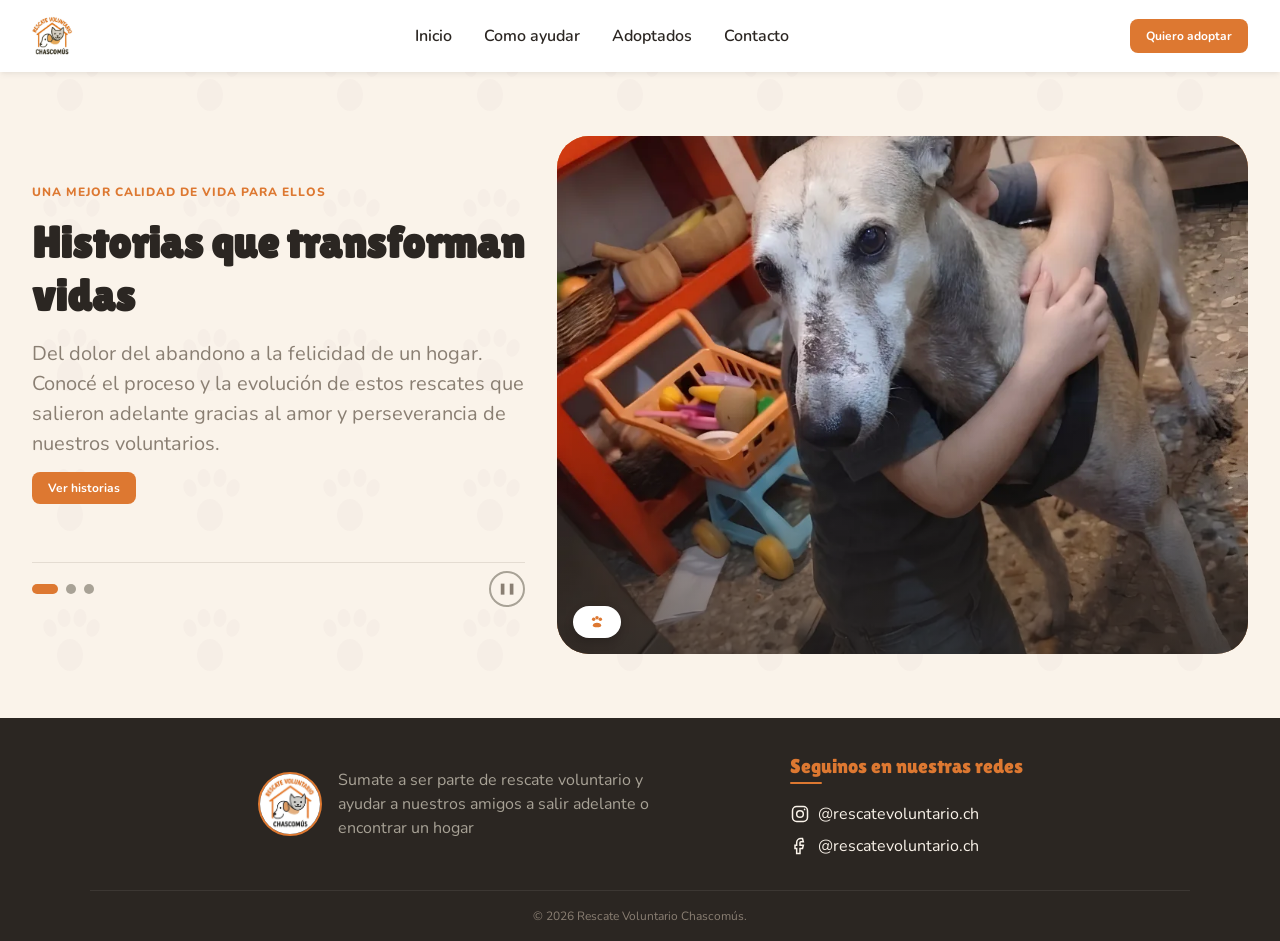
<file: index.html>
<!DOCTYPE html>
<html lang="es">

<head>
  <meta charset="UTF-8">
  <meta name="viewport" content="width=device-width, initial-scale=1.0">
  <link rel="stylesheet" href="style.css">
  <title>Rescate Voluntario Chascomús</title>
</head>

<body>

  <header class="header">
    <a href="index.html" class="logo">
      <img src="img/logo2.jpg" alt="Logo Rescate Voluntario Chascomús">
    </a>

    <button class="btn-hamburguesa" aria-label="Abrir menú de navegación" aria-expanded="false"
      aria-controls="nav-principal">
      <span></span>
      <span></span>
      <span></span>
    </button>

    <nav class="nav-principal" id="nav-principal">
      <ul>
        <li><a href="#inicio">Inicio</a></li>
        <li><a href="ayudar.html">Como ayudar</a></li>
        <li><a href="historias.html">Adoptados</a></li>
        <li><a href="contacto.html">Contacto</a></li>
      </ul>
    </nav>

    <a href="#adopcion" class="btn-accion btn-accion--desktop" data-abrir-modal="adopcion">Quiero adoptar</a>
  </header>

  <main>

    <section class="hero" aria-label="Presentación">

      <h1 class="visualmente-oculto">Rescate Voluntario Chascomús</h1>



      <div class="hero__contenido">
       
        <div class="hero__slides" id="hero-slides">



          <div class="hero__slide hero__slide--activa" data-slide="0">
            <p class="hero__eyebrow">Una mejor calidad de vida para ellos</p>
            <h2 class="hero__titulo">Historias que transforman vidas</h2>
            <p class="hero__texto">Del dolor del abandono a la felicidad de un hogar. Conocé el proceso y la evolución
              de estos rescates que salieron adelante gracias al amor y perseverancia de nuestros voluntarios.</p>
            <div class="hero__cta"><a href="historias.html" class="btn-accion">Ver historias</a></div>
          </div>





          <div class="hero__slide" data-slide="1">
            <p class="hero__eyebrow">Todo aporte hace la diferencia</p>
            <h2 class="hero__titulo">¿Queres ser parte de Rescate voluntario o colaborar?</h2>
            <p class="hero__texto">Ya sea siendo hogar de tránsito o colaborando con alimento, insumos, donaciones o
              traslados, cada gesto les da una nueva oportunidad.</p>
            <div class="hero__cta"><a href="ayudar.html" class="btn-accion">Quiero ayudar</a>
            </div>
          </div>

          <div class="hero__slide" data-slide="2">
            <p class="hero__eyebrow">Dale un hogar</p>
            <h2 class="hero__titulo">Sumá un miembro peludo a tu familia</h2>
            <p class="hero__texto">En Chascomús hay muchos perros y gatos esperando la oportunidad de por formar parte
              de una familia. Elegí la adopción y dales el hogar que merecen. </p>
            <div class="hero__cta"><a href="#adopcion" class="btn-accion" data-abrir-modal="adopcion">Quiero adoptar</a>
            </div>
          </div>




        </div>

        <div class="hero__controles">
          <div class="hero__dots" role="tablist" aria-label="Seleccionar historia">
            <button class="hero__dot hero__dot--activo" role="tab" aria-selected="true" aria-label="Historia 1"
              data-ir="0"></button>
            <button class="hero__dot" role="tab" aria-selected="false" aria-label="Historia 2" data-ir="1"></button>
            <button class="hero__dot" role="tab" aria-selected="false" aria-label="Historia 3" data-ir="2"></button>
          </div>
          <button class="hero__pausa" aria-label="Pausar presentación">❚❚</button>
        </div>
      </div>

      <div class="hero__visual">
        <div class="hero__imagenes">
          <img class="hero__imagen hero__imagen--activa" data-imagen="0" alt="Perro esperando un hogar"
            src="img/RIO/RIO1.webp">
          <img class="hero__imagen" data-imagen="1" alt="Persona acariciando un perro rescatado" src="img/hero4.webp">
          <img class="hero__imagen" data-imagen="2" alt="Gato rescatado" src="img/hero5.webp">
        </div>

        <div class="hero__chip">
          <svg viewBox="0 0 24 24">
            <circle cx="7" cy="8" r="2.6" />
            <circle cx="12" cy="5.5" r="2.6" />
            <circle cx="17" cy="8" r="2.6" />
            <path d="M12 13c-3.3 0-6.5 1.9-6.5 4.4C5.5 19.4 7.6 20 12 20s6.5-.6 6.5-2.6C18.5 14.9 15.3 13 12 13Z" />
          </svg>

        </div>
      </div>

    </section>

  </main>


  <script>/*  MENU HAMGURGUESA */
    const btnHamburguesa = document.querySelector('.btn-hamburguesa');
    const navPrincipal = document.querySelector('.nav-principal');

    btnHamburguesa.addEventListener('click', () => {
      const abierto = navPrincipal.classList.toggle('nav-principal--abierto');
      btnHamburguesa.classList.toggle('btn-hamburguesa--activo');
      btnHamburguesa.setAttribute('aria-expanded', abierto);
    });

    document.querySelectorAll('.nav-principal a').forEach(link => {
      link.addEventListener('click', () => {
        navPrincipal.classList.remove('nav-principal--abierto');
        btnHamburguesa.classList.remove('btn-hamburguesa--activo');
        btnHamburguesa.setAttribute('aria-expanded', 'false');
      });
    });
  </script>

  <script>  /* HERO — carrusel automático */
    (function () {
      const slides = document.querySelectorAll('.hero__slide');
      const imagenes = document.querySelectorAll('.hero__imagen');
      const dots = document.querySelectorAll('.hero__dot');
      const visual = document.querySelector('.hero__visual');
      const btnPausa = document.querySelector('.hero__pausa');
      const prefiereMenosMovimiento = window.matchMedia('(prefers-reduced-motion: reduce)').matches;

      let indice = 0;
      let temporizador;
      let pausado = false;

      function irASlide(i) {
        slides[indice].classList.remove('hero__slide--activa');
        imagenes[indice].classList.remove('hero__imagen--activa');
        dots[indice].classList.remove('hero__dot--activo');
        dots[indice].setAttribute('aria-selected', 'false');

        indice = i;

        slides[indice].classList.add('hero__slide--activa');
        imagenes[indice].classList.add('hero__imagen--activa');
        dots[indice].classList.add('hero__dot--activo');
        dots[indice].setAttribute('aria-selected', 'true');
      }

      function siguiente() { irASlide((indice + 1) % slides.length); }

      function iniciarAutoplay() {
        if (prefiereMenosMovimiento || pausado) return;
        clearInterval(temporizador);
        temporizador = setInterval(siguiente, 5000);
      }
      function detenerAutoplay() { clearInterval(temporizador); }

      dots.forEach((dot, i) => {
        dot.addEventListener('click', () => { irASlide(i); iniciarAutoplay(); });
      });

      visual.addEventListener('mouseenter', detenerAutoplay);
      visual.addEventListener('mouseleave', iniciarAutoplay);
      visual.addEventListener('focusin', detenerAutoplay);
      visual.addEventListener('focusout', iniciarAutoplay);

      btnPausa.addEventListener('click', () => {
        pausado = !pausado;
        if (pausado) {
          detenerAutoplay();
          btnPausa.textContent = '▶';
          btnPausa.setAttribute('aria-label', 'Reanudar presentación');
        } else {
          btnPausa.textContent = '❚❚';
          btnPausa.setAttribute('aria-label', 'Pausar presentación');
          iniciarAutoplay();
        }
      });

      iniciarAutoplay();
    })();
  </script>

  <footer class="footer">
    <div class="footer__contenido">
      <div class="footer__marca">
        <img src="img/logo3.jpg" alt="Logo Rescate Voluntario Chascomús" class="footer__logo">
        <p>Sumate a ser parte de rescate voluntario y ayudar a nuestros amigos a salir adelante o encontrar un hogar</p>
      </div>

      <div class="footer__redes">
        <h3>Seguinos en nuestras redes</h3>
        <a href="https://instagram.com/rescatevoluntario.ch" target="_blank" rel="noopener noreferrer"
          class="footer__red">
          <svg viewBox="0 0 24 24" width="20" height="20" fill="none" stroke="currentColor" stroke-width="1.8">
            <rect x="3" y="3" width="18" height="18" rx="5" />
            <circle cx="12" cy="12" r="4" />
            <circle cx="17.5" cy="6.5" r="1" fill="currentColor" stroke="none" />
          </svg>
          <span>@rescatevoluntario.ch</span>
        </a>
        <a href="https://facebook.com/rescatevoluntario.ch" target="_blank" rel="noopener noreferrer"
          class="footer__red">
          <svg viewBox="0 0 24 24" width="20" height="20" fill="none" stroke="currentColor" stroke-width="1.8">
            <path d="M15 3h-2a5 5 0 0 0-5 5v3H6v4h2v6h4v-6h3l1-4h-4V8a1 1 0 0 1 1-1h3z" />
          </svg>
          <span>@rescatevoluntario.ch</span>
        </a>
      </div>
    </div>

    <div class="footer__legal">
      <p>&copy; 2026 Rescate Voluntario Chascomús.</p>
    </div>
  </footer>

  <div class="modal-adopcion" id="modal-adopcion" aria-hidden="true">
    <div class="modal-adopcion__fondo" data-cerrar-modal></div>
    <div class="modal-adopcion__contenido" role="dialog" aria-modal="true" aria-labelledby="modal-adopcion-titulo">

      <button type="button" class="modal-adopcion__cerrar" data-cerrar-modal aria-label="Cerrar formulario">
        <svg viewBox="0 0 24 24" width="20" height="20">
          <path d="M6 6l12 12M18 6L6 18" stroke="currentColor" stroke-width="2" stroke-linecap="round" />
        </svg>
      </button>

      <div id="vista-formulario">
        <div class="form-header">
          <div class="form-header__logo">
            <img src="img/logo2.jpg" alt="Logo Rescate Voluntario Chascomús">
          </div>
          <h2 id="modal-adopcion-titulo">Cuestionario de pre-adopción responsable</h2>
          <p>Completá tus datos para que podamos conocerte mejor</p>
        </div>

        <div class="form-progreso">
          <div class="form-dot form-dot--activo" data-dot="0"></div>
          <div class="form-dot" data-dot="1"></div>
          <div class="form-dot" data-dot="2"></div>
        </div>

        <form id="formulario" novalidate>

          <div class="form-paso form-paso--activo" data-paso="0">
            <h3>Tus datos</h3>

            <div class="campo">
              <label for="nombre">Nombre y apellido</label>
              <input type="text" id="nombre" name="Nombre y apellido" required>
            </div>

            <div class="campo">
              <label for="direccion">Dirección exacta <span class="ayuda">(con referencias y localidad)</span></label>
              <input type="text" id="direccion" name="Dirección" required>
            </div>

            <div class="campo">
              <label for="telefono">Teléfono de contacto</label>
              <input type="tel" id="telefono" name="Teléfono" required>
            </div>
          </div>

          <div class="form-paso" data-paso="1">
            <h3>Conocé el hogar</h3>

            <div class="campo">
              <label for="motivacion">¿Cuál es tu principal motivación para adoptar en este momento?</label>
              <textarea id="motivacion" name="Motivación" required></textarea>
            </div>

            <fieldset class="campo">
              <legend>¿El lugar tiene patio cerrado y seguro, sin dar directamente a la calle?</legend>
              <div class="opciones">
                <label class="opcion-chip"><input type="radio" name="Patio cerrado y seguro" value="Sí"
                    required><span>Sí</span></label>
                <label class="opcion-chip"><input type="radio" name="Patio cerrado y seguro"
                    value="No"><span>No</span></label>
              </div>
            </fieldset>

            <fieldset class="campo">
              <legend>¿Vivís en casa o departamento?</legend>
              <div class="opciones">
                <label class="opcion-chip"><input type="radio" name="Tipo de vivienda" value="Casa"
                    required><span>Casa</span></label>
                <label class="opcion-chip"><input type="radio" name="Tipo de vivienda"
                    value="Departamento"><span>Departamento</span></label>
              </div>
            </fieldset>

            <fieldset class="campo">
              <legend>¿Es propiedad propia o alquilada?</legend>
              <div class="opciones">
                <label class="opcion-chip"><input type="radio" name="Propiedad" value="Propia"
                    required><span>Propia</span></label>
                <label class="opcion-chip"><input type="radio" name="Propiedad"
                    value="Alquilada"><span>Alquilada</span></label>
              </div>
            </fieldset>

            <fieldset class="campo">
              <legend>¿Tenés más animales en el hogar?</legend>
              <div class="opciones">
                <label class="opcion-chip"><input type="radio" name="Más animales en el hogar" value="Sí"
                    required><span>Sí</span></label>
                <label class="opcion-chip"><input type="radio" name="Más animales en el hogar"
                    value="No"><span>No</span></label>
              </div>
              <div class="subcampo" id="detalle-animales">
                <input type="text" name="Cantidad y estado de los animales"
                  placeholder="¿Cuántos, y están castrados y vacunados?">
              </div>
            </fieldset>

            <fieldset class="campo">
              <legend>¿Hubo algún animal enfermo en el hogar?</legend>
              <div class="opciones">
                <label class="opcion-chip"><input type="radio" name="Animal enfermo previamente" value="Sí"
                    required><span>Sí</span></label>
                <label class="opcion-chip"><input type="radio" name="Animal enfermo previamente"
                    value="No"><span>No</span></label>
              </div>
              <div class="subcampo" id="detalle-enfermo">
                <input type="text" name="Hace cuánto" placeholder="¿Hace cuánto?">
              </div>
            </fieldset>

            <div class="campo">
              <label for="quien-vive">¿Con quién vivirá el animal? ¿Pasará mayormente acompañado?</label>
              <input type="text" id="quien-vive" name="Con quién vivirá" required>
            </div>

            <div class="campo">
              <label for="quien-viaje">¿Con quién quedará en caso de viaje u otro motivo particular?</label>
              <input type="text" id="quien-viaje" name="Con quién queda en viajes" required>
            </div>
          </div>

          <div class="form-paso" data-paso="2">
            <h3>Compromisos y cuidado especial</h3>
            <p style="color:var(--color-texto-suave); margin-top:calc(var(--espacio-xs) * -1);">En caso de adoptar un
              cachorro, te comprometés a:</p>

            <label class="compromiso">
              <input type="checkbox" name="compromiso" required>
              <p>Realizar el plan sanitario completo (vacunas y desparasitación).</p>
            </label>

            <label class="compromiso">
              <input type="checkbox" name="compromiso" required>
              <p>Castrarlo a los 6 meses de vida, obligatoriamente.</p>
            </label>

            <label class="compromiso">
              <input type="checkbox" name="compromiso" required>
              <p>Permitir un seguimiento periódico por parte de la organización.</p>
            </label>
          </div>

          <p class="form-error" id="form-error" role="alert"></p>

          <div class="form-botones">
            <button type="button" class="btn-volver" id="btn-volver">Atrás</button>
            <button type="button" class="btn-siguiente" id="btn-siguiente">Siguiente</button>
            <button type="submit" class="btn-enviar" id="btn-enviar" style="display:none;" disabled>Enviar</button>
          </div>
        </form>
      </div>

      <div class="form-confirmacion" id="vista-confirmacion">
        <div class="confirmacion-icono">
          <svg viewBox="0 0 24 24">
            <circle cx="7" cy="8" r="2.6" />
            <circle cx="12" cy="5.5" r="2.6" />
            <circle cx="17" cy="8" r="2.6" />
            <path d="M12 13c-3.3 0-6.5 1.9-6.5 4.4C5.5 19.4 7.6 20 12 20s6.5-.6 6.5-2.6C18.5 14.9 15.3 13 12 13Z" />
          </svg>
        </div>
        <h3>Formulario completado</h3>
        <p>Gracias por enviar el formulario. Pronto nos estaremos comunicando con vos.</p>
        <button type="button" class="btn-accion" id="btn-volver-inicio">Volver al inicio</button>
      </div>

    </div>
  </div>

  <script src="formulario.js"></script>

</body>

</html>
</file>
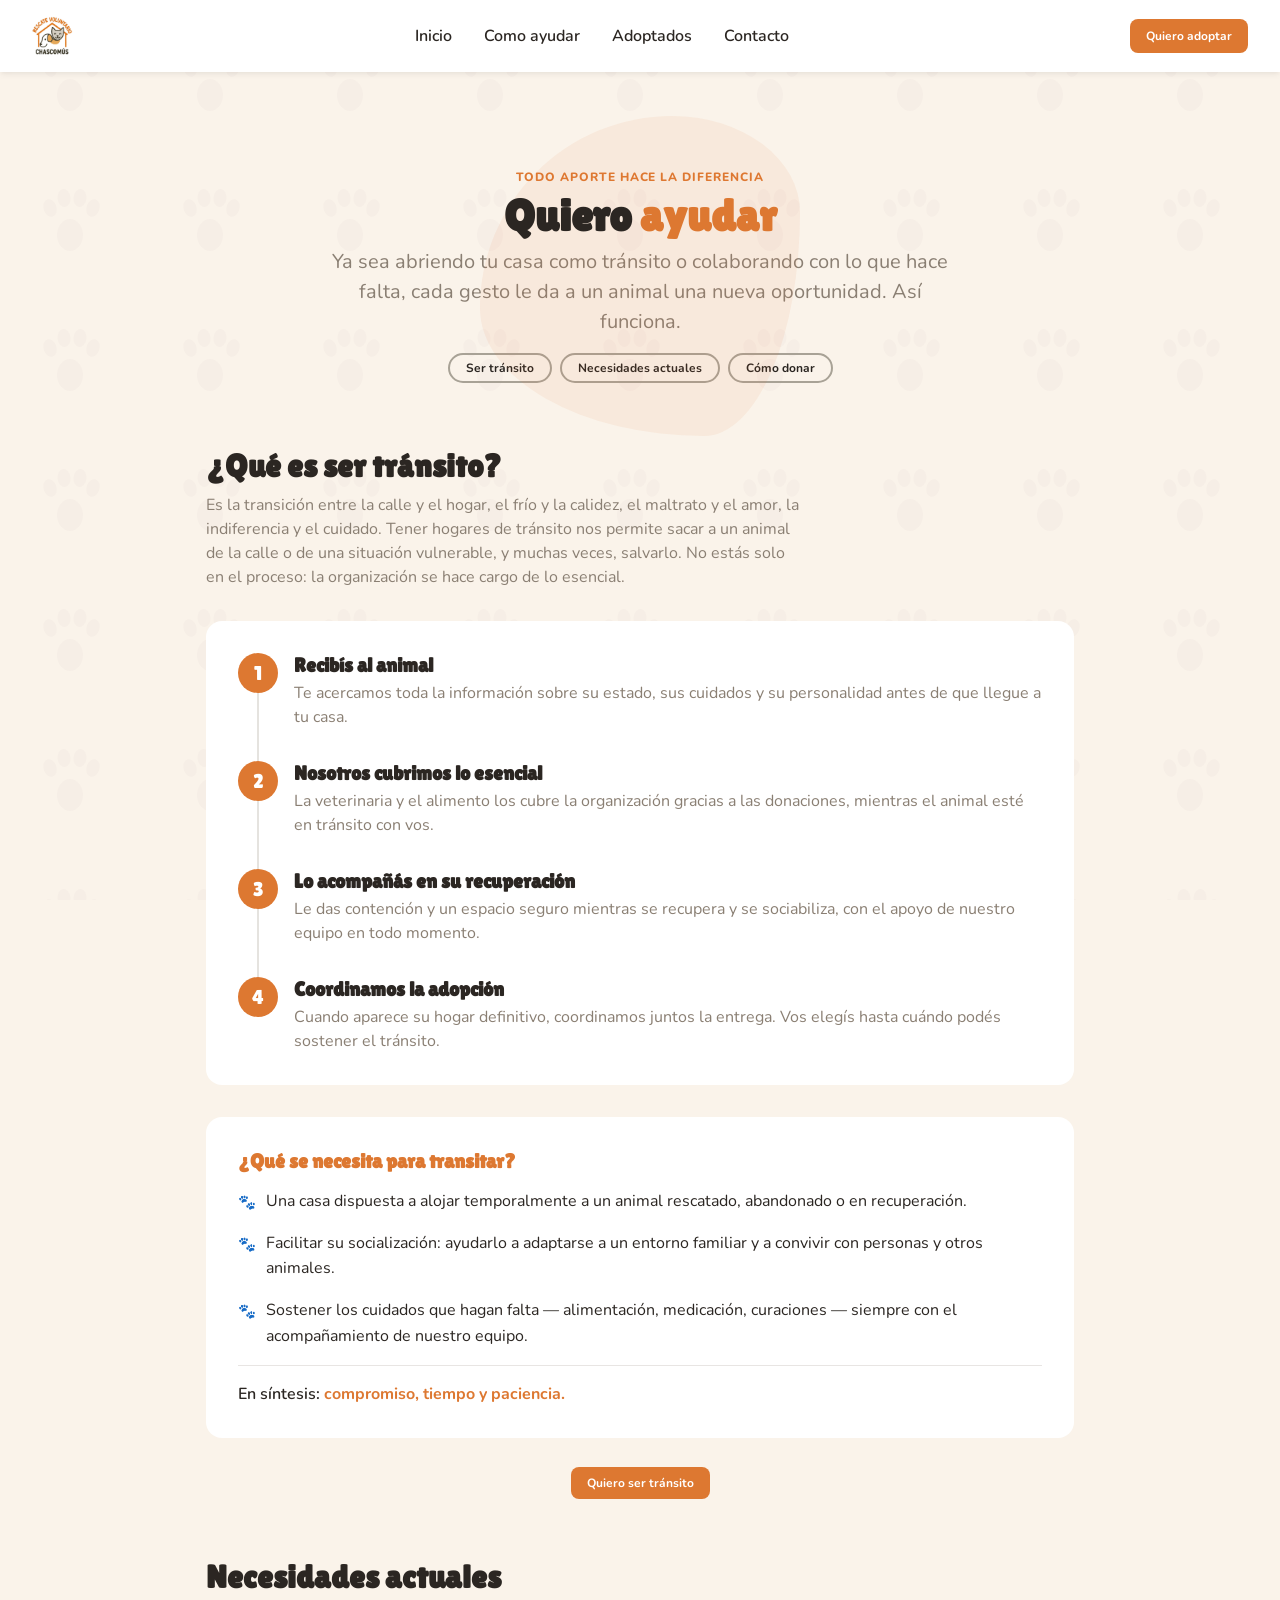
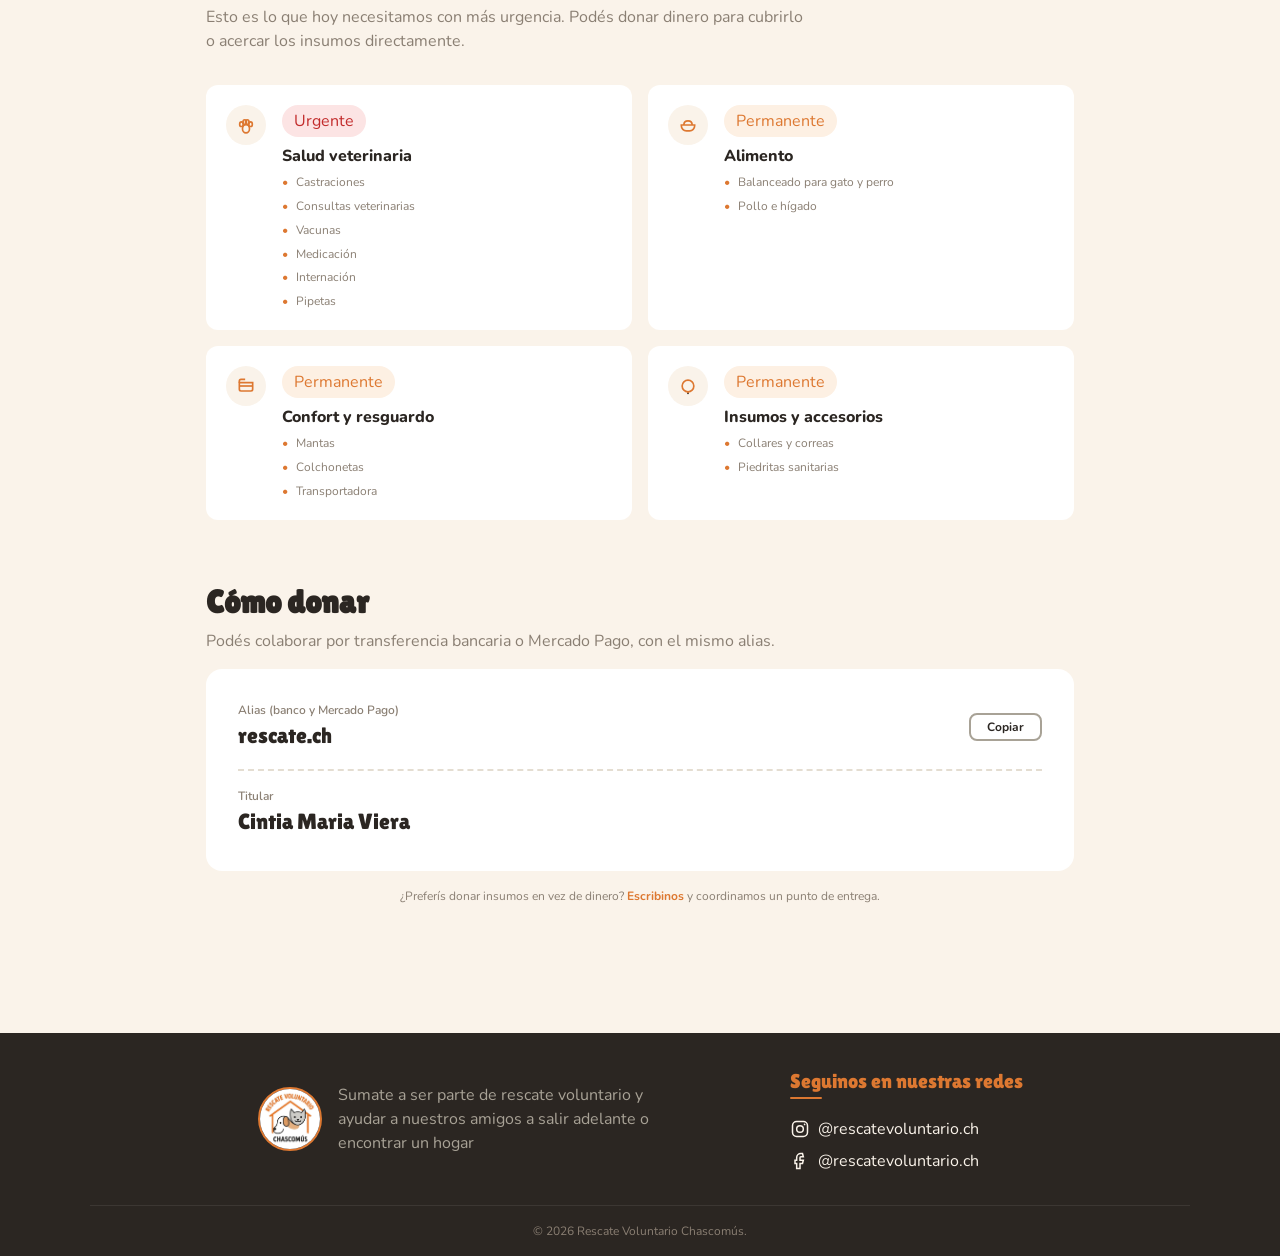
<file: ayudar.html>
<!DOCTYPE html>
<html lang="es">

<head>
    <meta charset="UTF-8">
    <meta name="viewport" content="width=device-width, initial-scale=1.0">
    <link rel="stylesheet" href="style.css">
    <title>Quiero ayudar | Rescate Voluntario Chascomús</title>
</head>

<body>

    <header class="header">
        <a href="index.html" class="logo">
            <img src="img/logo2.jpg" alt="Logo Rescate Voluntario Chascomús">
        </a>

        <button class="btn-hamburguesa" aria-label="Abrir menú de navegación" aria-expanded="false"
            aria-controls="nav-principal">
            <span></span>
            <span></span>
            <span></span>
        </button>

        <nav class="nav-principal" id="nav-principal">
            <ul>
                <li><a href="index.html#inicio">Inicio</a></li>
                <li><a href="ayudar.html">Como ayudar</a></li>
                <li><a href="historias.html">Adoptados</a></li>
                <li><a href="contacto.html">Contacto</a></li>
            </ul>
        </nav>

        <a href="#adopcion" class="btn-accion btn-accion--desktop" data-abrir-modal="adopcion">Quiero adoptar</a>
    </header>

    <main class="pagina-ayudar">

        <section class="ayudar-intro">
            <p class="ayudar-intro__eyebrow">Todo aporte hace la diferencia</p>
            <h1 class="ayudar-intro__titulo">Quiero <span class="resaltado">ayudar</span></h1>
            <p class="ayudar-intro__texto">Ya sea abriendo tu casa como tránsito o colaborando con lo que hace falta,
                cada gesto le da a un animal una nueva oportunidad. Así funciona.</p>
            <div class="ayudar-intro__enlaces">
                <a href="#proceso">Ser tránsito</a>
                <a href="#necesidades">Necesidades actuales</a>
                <a href="#donar">Cómo donar</a>
            </div>
        </section>

        <section class="proceso" id="proceso">
            <h2>¿Qué es ser tránsito?</h2>
            <p class="proceso__intro">Es la transición entre la calle y el hogar, el frío y la calidez, el maltrato y el
                amor, la indiferencia y el cuidado. Tener hogares de tránsito nos permite sacar a un animal de la calle
                o de una situación vulnerable, y muchas veces, salvarlo. No estás solo en el proceso: la organización se
                hace cargo de lo esencial.</p>

            <div class="proceso__pasos-caja">
                <div class="proceso__pasos">
                    <div class="proceso__paso">
                        <span class="proceso__numero">1</span>
                        <div>
                            <h3>Recibís al animal</h3>
                            <p>Te acercamos toda la información sobre su estado, sus cuidados y su personalidad antes de
                                que
                                llegue a tu casa.</p>
                        </div>
                    </div>

                    <div class="proceso__paso">
                        <span class="proceso__numero">2</span>
                        <div>
                            <h3>Nosotros cubrimos lo esencial</h3>
                            <p>La veterinaria y el alimento los cubre la organización gracias a las donaciones, mientras
                                el
                                animal esté en tránsito con vos.</p>
                        </div>
                    </div>

                    <div class="proceso__paso">
                        <span class="proceso__numero">3</span>
                        <div>
                            <h3>Lo acompañás en su recuperación</h3>
                            <p>Le das contención y un espacio seguro mientras se recupera y se sociabiliza, con el apoyo
                                de
                                nuestro equipo en todo momento.</p>
                        </div>
                    </div>

                    <div class="proceso__paso">
                        <span class="proceso__numero">4</span>
                        <div>
                            <h3>Coordinamos la adopción</h3>
                            <p>Cuando aparece su hogar definitivo, coordinamos juntos la entrega. Vos elegís hasta
                                cuándo
                                podés sostener el tránsito.</p>
                        </div>
                    </div>
                </div>
            </div>

            <div class="proceso__requisitos">
                <h3>¿Qué se necesita para transitar?</h3>
                <ul class="proceso__lista-requisitos">
                    <li>Una casa dispuesta a alojar temporalmente a un animal rescatado, abandonado o en recuperación.
                    </li>
                    <li>Facilitar su socialización: ayudarlo a adaptarse a un entorno familiar y a convivir con personas
                        y otros animales.</li>
                    <li>Sostener los cuidados que hagan falta — alimentación, medicación, curaciones — siempre con el
                        acompañamiento de nuestro equipo.</li>
                </ul>
                <p class="proceso__resumen-requisito">En síntesis: <strong>compromiso, tiempo y paciencia.</strong></p>
            </div>

            <div class="proceso__cta">
                <a href="contacto.html" class="btn-accion">Quiero ser tránsito</a>
            </div>
        </section>

        <section class="necesidades" id="necesidades">
            <h2>Necesidades actuales</h2>
            <p class="necesidades__intro">Esto es lo que hoy necesitamos con más urgencia. Podés donar dinero para
                cubrirlo o acercar los insumos directamente.</p>

            <div class="necesidades__grid">

                <div class="necesidad-tarjeta">
                    <div class="necesidad-tarjeta__icono">
                        <svg viewBox="0 0 24 24">
                            <ellipse cx="12" cy="16.5" rx="4.2" ry="5" />
                            <ellipse cx="6.5" cy="11" rx="2.1" ry="2.8" />
                            <ellipse cx="10.5" cy="8.5" rx="2.1" ry="2.8" />
                            <ellipse cx="13.5" cy="8.5" rx="2.1" ry="2.8" />
                            <ellipse cx="17.5" cy="11" rx="2.1" ry="2.8" />
                        </svg>
                    </div>
                    <div>
                        <p class="necesidad-tarjeta__etiqueta necesidad-tarjeta__etiqueta--urgente">Urgente</p>
                        <h3 class="necesidad-tarjeta__titulo">Salud veterinaria</h3>
                        <ul class="necesidad-tarjeta__lista">
                            <li>Castraciones</li>
                            <li>Consultas veterinarias</li>
                            <li>Vacunas</li>
                            <li>Medicación</li>
                            <li>Internación</li>
                            <li>Pipetas</li>
                        </ul>
                    </div>
                </div>

                <div class="necesidad-tarjeta">
                    <div class="necesidad-tarjeta__icono">
                        <svg viewBox="0 0 24 24">
                            <path d="M4 12h16v1a6 6 0 0 1-6 6h-4a6 6 0 0 1-6-6v-1Z" />
                            <path d="M7 12c0-3 2-5 5-5s5 2 5 5" />
                        </svg>
                    </div>
                    <div>
                        <p class="necesidad-tarjeta__etiqueta necesidad-tarjeta__etiqueta--permanente">Permanente</p>
                        <h3 class="necesidad-tarjeta__titulo">Alimento</h3>
                        <ul class="necesidad-tarjeta__lista">
                            <li>Balanceado para gato y perro</li>
                            <li>Pollo e hígado</li>
                        </ul>
                    </div>
                </div>

                <div class="necesidad-tarjeta">
                    <div class="necesidad-tarjeta__icono">
                        <svg viewBox="0 0 24 24">
                            <path d="M4 8h16v8a2 2 0 0 1-2 2H6a2 2 0 0 1-2-2V8Z" />
                            <path d="M4 8V6a2 2 0 0 1 2-2h5" />
                            <path d="M4 12h16" />
                        </svg>
                    </div>
                    <div>
                        <p class="necesidad-tarjeta__etiqueta necesidad-tarjeta__etiqueta--permanente">Permanente</p>
                        <h3 class="necesidad-tarjeta__titulo">Confort y resguardo</h3>
                        <ul class="necesidad-tarjeta__lista">
                            <li>Mantas</li>
                            <li>Colchonetas</li>
                            <li>Transportadora</li>
                        </ul>
                    </div>
                </div>

                <div class="necesidad-tarjeta">
                    <div class="necesidad-tarjeta__icono">
                        <svg viewBox="0 0 24 24">
                            <circle cx="12" cy="12" r="7" />
                            <path d="M12 19v2" />
                            <circle cx="12" cy="21" r="1" fill="currentColor" stroke="none" />
                        </svg>
                    </div>
                    <div>
                        <p class="necesidad-tarjeta__etiqueta necesidad-tarjeta__etiqueta--permanente">Permanente</p>
                        <h3 class="necesidad-tarjeta__titulo">Insumos y accesorios</h3>
                        <ul class="necesidad-tarjeta__lista">
                            <li>Collares y correas</li>
                            <li>Piedritas sanitarias</li>
                        </ul>
                    </div>
                </div>

            </div>
        </section>

        <section class="donar" id="donar">
            <h2>Cómo donar</h2>
            <p class="donar__intro">Podés colaborar por transferencia bancaria o Mercado Pago, con el mismo alias.</p>

            <div class="donar-card">
                <div class="donar-card__fila">
                    <div>
                        <p class="donar-card__etiqueta">Alias (banco y Mercado Pago)</p>
                        <p class="donar-card__valor" id="alias-valor">rescate.ch</p>
                    </div>
                    <button type="button" class="btn-copiar" id="btn-copiar-alias">Copiar</button>
                </div>
                <div class="donar-card__fila">
                    <div>
                        <p class="donar-card__etiqueta">Titular</p>
                        <p class="donar-card__valor">Cintia Maria Viera</p>
                    </div>
                </div>
            </div>

            <p class="donar__nota">¿Preferís donar insumos en vez de dinero? <a href="contacto.html">Escribinos</a> y
                coordinamos un punto de entrega.</p>
        </section>

    </main>

    <script>/*  MENU HAMGURGUESA */
        const btnHamburguesa = document.querySelector('.btn-hamburguesa');
        const navPrincipal = document.querySelector('.nav-principal');

        btnHamburguesa.addEventListener('click', () => {
            const abierto = navPrincipal.classList.toggle('nav-principal--abierto');
            btnHamburguesa.classList.toggle('btn-hamburguesa--activo');
            btnHamburguesa.setAttribute('aria-expanded', abierto);
        });

        document.querySelectorAll('.nav-principal a').forEach(link => {
            link.addEventListener('click', () => {
                navPrincipal.classList.remove('nav-principal--abierto');
                btnHamburguesa.classList.remove('btn-hamburguesa--activo');
                btnHamburguesa.setAttribute('aria-expanded', 'false');
            });
        });
    </script>

    <script>/* Copiar alias */
        const btnCopiarAlias = document.getElementById('btn-copiar-alias');
        const aliasValor = document.getElementById('alias-valor');

        btnCopiarAlias.addEventListener('click', async () => {
            try {
                await navigator.clipboard.writeText(aliasValor.textContent.trim());
                const textoOriginal = btnCopiarAlias.textContent;
                btnCopiarAlias.textContent = 'Copiado';
                setTimeout(() => { btnCopiarAlias.textContent = textoOriginal; }, 1800);
            } catch (error) {
                console.error('No se pudo copiar el alias', error);
            }
        });
    </script>

    <footer class="footer">
        <div class="footer__contenido">
            <div class="footer__marca">
                <img src="img/logo3.jpg" alt="Logo Rescate Voluntario Chascomús" class="footer__logo">
                <p>Sumate a ser parte de rescate voluntario y ayudar a nuestros amigos a salir adelante o encontrar un
                    hogar</p>
            </div>

            <div class="footer__redes">
                <h3>Seguinos en nuestras redes</h3>
                <a href="https://instagram.com/rescatevoluntario.ch" target="_blank" rel="noopener noreferrer"
                    class="footer__red">
                    <svg viewBox="0 0 24 24" width="20" height="20" fill="none" stroke="currentColor"
                        stroke-width="1.8">
                        <rect x="3" y="3" width="18" height="18" rx="5" />
                        <circle cx="12" cy="12" r="4" />
                        <circle cx="17.5" cy="6.5" r="1" fill="currentColor" stroke="none" />
                    </svg>
                    <span>@rescatevoluntario.ch</span>
                </a>
                <a href="https://facebook.com/rescatevoluntario.ch" target="_blank" rel="noopener noreferrer"
                    class="footer__red">
                    <svg viewBox="0 0 24 24" width="20" height="20" fill="none" stroke="currentColor"
                        stroke-width="1.8">
                        <path d="M15 3h-2a5 5 0 0 0-5 5v3H6v4h2v6h4v-6h3l1-4h-4V8a1 1 0 0 1 1-1h3z" />
                    </svg>
                    <span>@rescatevoluntario.ch</span>
                </a>
            </div>
        </div>

        <div class="footer__legal">
            <p>&copy; 2026 Rescate Voluntario Chascomús.</p>
        </div>
    </footer>

    <div class="modal-adopcion" id="modal-adopcion" aria-hidden="true">
        <div class="modal-adopcion__fondo" data-cerrar-modal></div>
        <div class="modal-adopcion__contenido" role="dialog" aria-modal="true" aria-labelledby="modal-adopcion-titulo">

            <button type="button" class="modal-adopcion__cerrar" data-cerrar-modal aria-label="Cerrar formulario">
                <svg viewBox="0 0 24 24" width="20" height="20">
                    <path d="M6 6l12 12M18 6L6 18" stroke="currentColor" stroke-width="2" stroke-linecap="round" />
                </svg>
            </button>

            <div id="vista-formulario">
                <div class="form-header">
                    <div class="form-header__logo">
                        <img src="img/logo2.jpg" alt="Logo Rescate Voluntario Chascomús">
                    </div>
                    <h2 id="modal-adopcion-titulo">Cuestionario de pre-adopción responsable</h2>
                    <p>Completá tus datos para que podamos conocerte mejor</p>
                </div>

                <div class="form-progreso">
                    <div class="form-dot form-dot--activo" data-dot="0"></div>
                    <div class="form-dot" data-dot="1"></div>
                    <div class="form-dot" data-dot="2"></div>
                </div>

                <form id="formulario" novalidate>

                    <div class="form-paso form-paso--activo" data-paso="0">
                        <h3>Tus datos</h3>

                        <div class="campo">
                            <label for="nombre">Nombre y apellido</label>
                            <input type="text" id="nombre" name="Nombre y apellido" required>
                        </div>

                        <div class="campo">
                            <label for="direccion">Dirección exacta <span class="ayuda">(con referencias y
                                    localidad)</span></label>
                            <input type="text" id="direccion" name="Dirección" required>
                        </div>

                        <div class="campo">
                            <label for="telefono">Teléfono de contacto</label>
                            <input type="tel" id="telefono" name="Teléfono" required>
                        </div>
                    </div>

                    <div class="form-paso" data-paso="1">
                        <h3>Conocé el hogar</h3>

                        <div class="campo">
                            <label for="motivacion">¿Cuál es tu principal motivación para adoptar en este
                                momento?</label>
                            <textarea id="motivacion" name="Motivación" required></textarea>
                        </div>

                        <fieldset class="campo">
                            <legend>¿El lugar tiene patio cerrado y seguro, sin dar directamente a la calle?</legend>
                            <div class="opciones">
                                <label class="opcion-chip"><input type="radio" name="Patio cerrado y seguro" value="Sí"
                                        required><span>Sí</span></label>
                                <label class="opcion-chip"><input type="radio" name="Patio cerrado y seguro"
                                        value="No"><span>No</span></label>
                            </div>
                        </fieldset>

                        <fieldset class="campo">
                            <legend>¿Vivís en casa o departamento?</legend>
                            <div class="opciones">
                                <label class="opcion-chip"><input type="radio" name="Tipo de vivienda" value="Casa"
                                        required><span>Casa</span></label>
                                <label class="opcion-chip"><input type="radio" name="Tipo de vivienda"
                                        value="Departamento"><span>Departamento</span></label>
                            </div>
                        </fieldset>

                        <fieldset class="campo">
                            <legend>¿Es propiedad propia o alquilada?</legend>
                            <div class="opciones">
                                <label class="opcion-chip"><input type="radio" name="Propiedad" value="Propia"
                                        required><span>Propia</span></label>
                                <label class="opcion-chip"><input type="radio" name="Propiedad"
                                        value="Alquilada"><span>Alquilada</span></label>
                            </div>
                        </fieldset>

                        <fieldset class="campo">
                            <legend>¿Tenés más animales en el hogar?</legend>
                            <div class="opciones">
                                <label class="opcion-chip"><input type="radio" name="Más animales en el hogar"
                                        value="Sí" required><span>Sí</span></label>
                                <label class="opcion-chip"><input type="radio" name="Más animales en el hogar"
                                        value="No"><span>No</span></label>
                            </div>
                            <div class="subcampo" id="detalle-animales">
                                <input type="text" name="Cantidad y estado de los animales"
                                    placeholder="¿Cuántos, y están castrados y vacunados?">
                            </div>
                        </fieldset>

                        <fieldset class="campo">
                            <legend>¿Hubo algún animal enfermo en el hogar?</legend>
                            <div class="opciones">
                                <label class="opcion-chip"><input type="radio" name="Animal enfermo previamente"
                                        value="Sí" required><span>Sí</span></label>
                                <label class="opcion-chip"><input type="radio" name="Animal enfermo previamente"
                                        value="No"><span>No</span></label>
                            </div>
                            <div class="subcampo" id="detalle-enfermo">
                                <input type="text" name="Hace cuánto" placeholder="¿Hace cuánto?">
                            </div>
                        </fieldset>

                        <div class="campo">
                            <label for="quien-vive">¿Con quién vivirá el animal? ¿Pasará mayormente acompañado?</label>
                            <input type="text" id="quien-vive" name="Con quién vivirá" required>
                        </div>

                        <div class="campo">
                            <label for="quien-viaje">¿Con quién quedará en caso de viaje u otro motivo
                                particular?</label>
                            <input type="text" id="quien-viaje" name="Con quién queda en viajes" required>
                        </div>
                    </div>

                    <div class="form-paso" data-paso="2">
                        <h3>Compromisos y cuidado especial</h3>
                        <p style="color:var(--color-texto-suave); margin-top:calc(var(--espacio-xs) * -1);">En caso de
                            adoptar un
                            cachorro, te comprometés a:</p>

                        <label class="compromiso">
                            <input type="checkbox" name="compromiso" required>
                            <p>Realizar el plan sanitario completo (vacunas y desparasitación).</p>
                        </label>

                        <label class="compromiso">
                            <input type="checkbox" name="compromiso" required>
                            <p>Castrarlo a los 6 meses de vida, obligatoriamente.</p>
                        </label>

                        <label class="compromiso">
                            <input type="checkbox" name="compromiso" required>
                            <p>Permitir un seguimiento periódico por parte de la organización.</p>
                        </label>
                    </div>

                    <p class="form-error" id="form-error" role="alert"></p>

                    <div class="form-botones">
                        <button type="button" class="btn-volver" id="btn-volver">Atrás</button>
                        <button type="button" class="btn-siguiente" id="btn-siguiente">Siguiente</button>
                        <button type="submit" class="btn-enviar" id="btn-enviar" style="display:none;"
                            disabled>Enviar</button>
                    </div>
                </form>
            </div>

            <div class="form-confirmacion" id="vista-confirmacion">
                <div class="confirmacion-icono">
                    <svg viewBox="0 0 24 24">
                        <circle cx="7" cy="8" r="2.6" />
                        <circle cx="12" cy="5.5" r="2.6" />
                        <circle cx="17" cy="8" r="2.6" />
                        <path
                            d="M12 13c-3.3 0-6.5 1.9-6.5 4.4C5.5 19.4 7.6 20 12 20s6.5-.6 6.5-2.6C18.5 14.9 15.3 13 12 13Z" />
                    </svg>
                </div>
                <h3>Formulario completado</h3>
                <p>Gracias por enviar el formulario. Pronto nos estaremos comunicando con vos.</p>
                <button type="button" class="btn-accion" id="btn-volver-inicio">Volver al inicio</button>
            </div>

        </div>
    </div>

    <script src="formulario.js"></script>

</body>

</html>
</file>
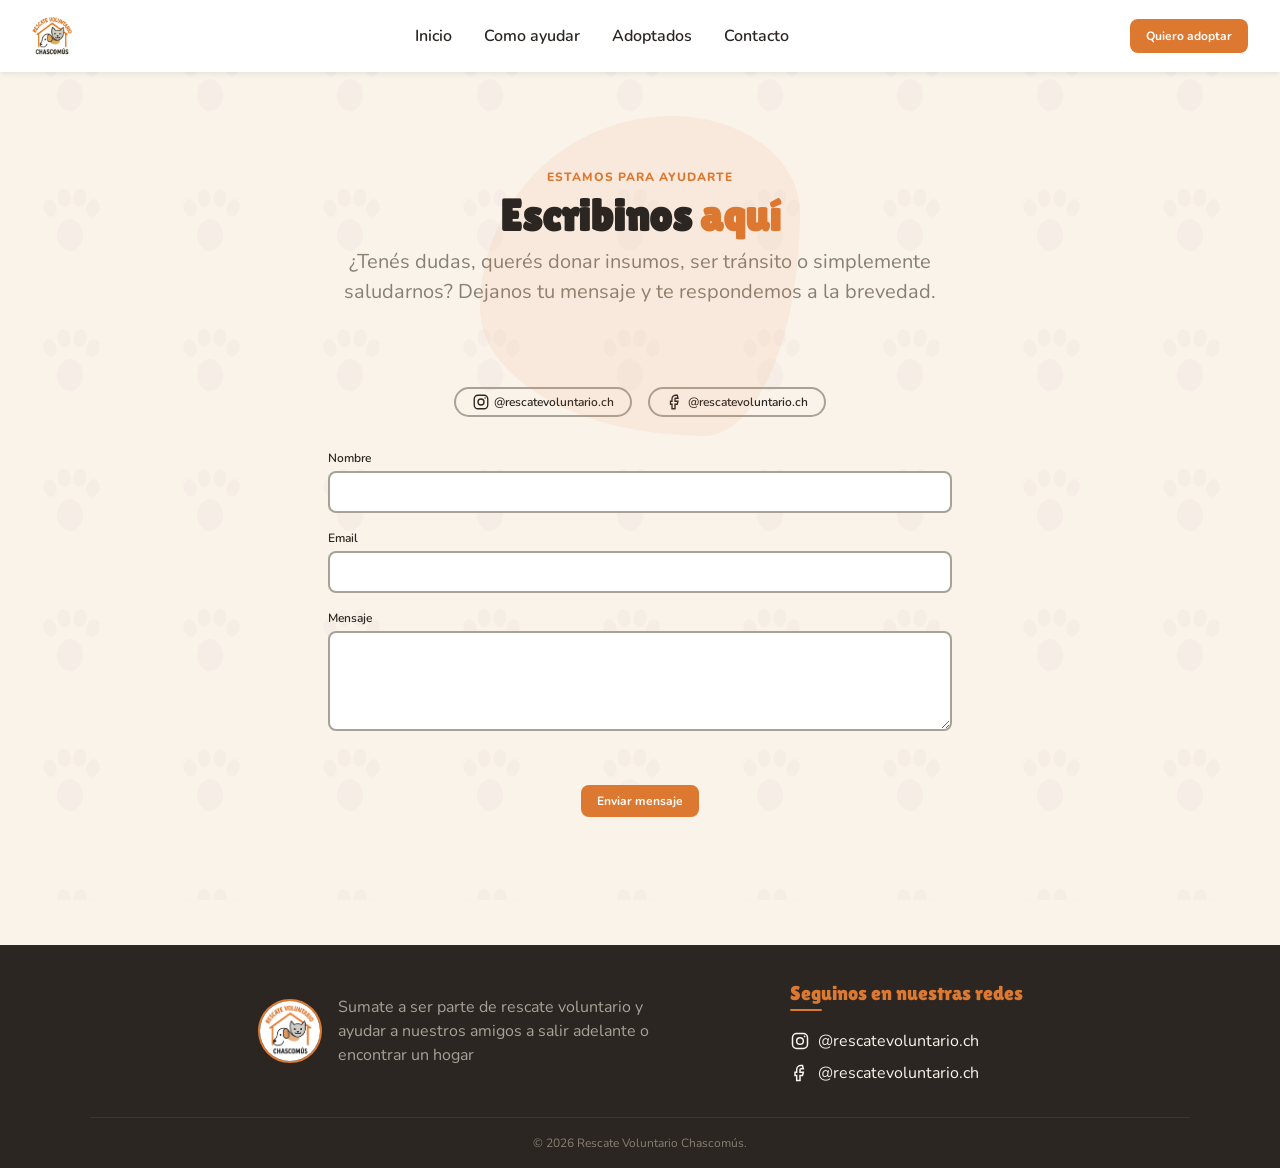
<file: contacto.html>
<!DOCTYPE html>
<html lang="es">

<head>
    <meta charset="UTF-8">
    <meta name="viewport" content="width=device-width, initial-scale=1.0">
    <link rel="stylesheet" href="style.css">
    <title>Contacto | Rescate Voluntario Chascomús</title>
</head>

<body>

    <header class="header">
        <a href="index.html" class="logo">
            <img src="img/logo2.jpg" alt="Logo Rescate Voluntario Chascomús">
        </a>

        <button class="btn-hamburguesa" aria-label="Abrir menú de navegación" aria-expanded="false"
            aria-controls="nav-principal">
            <span></span>
            <span></span>
            <span></span>
        </button>

        <nav class="nav-principal" id="nav-principal">
            <ul>
                <li><a href="index.html#inicio">Inicio</a></li>
                <li><a href="ayudar.html">Como ayudar</a></li>
                <li><a href="historias.html">Adoptados</a></li>
                <li><a href="contacto.html">Contacto</a></li>
            </ul>
        </nav>

        <a href="#adopcion" class="btn-accion btn-accion--desktop" data-abrir-modal="adopcion">Quiero adoptar</a>
    </header>

    <main class="pagina-ayudar">

        <section class="ayudar-intro ayudar-intro--compacta">
            <p class="ayudar-intro__eyebrow">Estamos para ayudarte</p>

             <h1 class="ayudar-intro__titulo">Escribinos<span class="resaltado"> aquí</span></h1>
            <p class="ayudar-intro__texto">¿Tenés dudas, querés donar insumos, ser tránsito o simplemente saludarnos? 
                Dejanos tu mensaje y te respondemos a la brevedad.</p>
        </section>

        <section class="formulario-contacto" id="contacto">

            <div class="contacto__redes">
                <a href="https://instagram.com/rescatevoluntario.ch" target="_blank" rel="noopener noreferrer"
                    class="contacto__red">
                    <svg viewBox="0 0 24 24" width="18" height="18" fill="none" stroke="currentColor"
                        stroke-width="1.8">
                        <rect x="3" y="3" width="18" height="18" rx="5" />
                        <circle cx="12" cy="12" r="4" />
                        <circle cx="17.5" cy="6.5" r="1" fill="currentColor" stroke="none" />
                    </svg>
                    <span>@rescatevoluntario.ch</span>
                </a>
                <a href="https://facebook.com/rescatevoluntario.ch" target="_blank" rel="noopener noreferrer"
                    class="contacto__red">
                    <svg viewBox="0 0 24 24" width="18" height="18" fill="none" stroke="currentColor"
                        stroke-width="1.8">
                        <path d="M15 3h-2a5 5 0 0 0-5 5v3H6v4h2v6h4v-6h3l1-4h-4V8a1 1 0 0 1 1-1h3z" />
                    </svg>
                    <span>@rescatevoluntario.ch</span>
                </a>
            </div>

            <form class="form-contacto" id="formulario-contacto" novalidate>
                <div class="campo-texto">
                    <label for="contacto-nombre">Nombre</label>
                    <input type="text" id="contacto-nombre" name="Nombre" required>
                </div>

                <div class="campo-texto">
                    <label for="contacto-email">Email</label>
                    <input type="email" id="contacto-email" name="Email" required>
                </div>

                <div class="campo-texto">
                    <label for="contacto-mensaje">Mensaje</label>
                    <textarea id="contacto-mensaje" name="Mensaje" required></textarea>
                </div>

                <p class="form-error" id="contacto-error" role="alert"></p>

                <button type="submit" class="btn-accion" id="contacto-enviar">Enviar mensaje</button>
            </form>

            <div class="contacto__confirmacion" id="contacto-confirmacion">
                <p>¡Gracias por escribirnos! Te vamos a responder a la brevedad.</p>
            </div>
        </section>

    </main>

    <script>/*  MENU HAMGURGUESA */
        const btnHamburguesa = document.querySelector('.btn-hamburguesa');
        const navPrincipal = document.querySelector('.nav-principal');

        btnHamburguesa.addEventListener('click', () => {
            const abierto = navPrincipal.classList.toggle('nav-principal--abierto');
            btnHamburguesa.classList.toggle('btn-hamburguesa--activo');
            btnHamburguesa.setAttribute('aria-expanded', abierto);
        });

        document.querySelectorAll('.nav-principal a').forEach(link => {
            link.addEventListener('click', () => {
                navPrincipal.classList.remove('nav-principal--abierto');
                btnHamburguesa.classList.remove('btn-hamburguesa--activo');
                btnHamburguesa.setAttribute('aria-expanded', 'false');
            });
        });
    </script>

    <script>/* Formulario de contacto */
    const formularioContacto = document.getElementById('formulario-contacto');
    const contactoError = document.getElementById('contacto-error');
    const contactoConfirmacion = document.getElementById('contacto-confirmacion');

    formularioContacto.addEventListener('submit', (evento) => {
        evento.preventDefault();

        if (!formularioContacto.checkValidity()) {
            contactoError.textContent = 'Por favor completá todos los campos.';
            formularioContacto.reportValidity();
            return;
        }

        contactoError.textContent = '';
        formularioContacto.style.display = 'none';
        contactoConfirmacion.classList.add('contacto__confirmacion--visible');
    });
</script>

    <footer class="footer">
        <div class="footer__contenido">
            <div class="footer__marca">
                <img src="img/logo3.jpg" alt="Logo Rescate Voluntario Chascomús" class="footer__logo">
                <p>Sumate a ser parte de rescate voluntario y ayudar a nuestros amigos a salir adelante o encontrar un
                    hogar</p>
            </div>

            <div class="footer__redes">
                <h3>Seguinos en nuestras redes</h3>
                <a href="https://instagram.com/rescatevoluntario.ch" target="_blank" rel="noopener noreferrer"
                    class="footer__red">
                    <svg viewBox="0 0 24 24" width="20" height="20" fill="none" stroke="currentColor"
                        stroke-width="1.8">
                        <rect x="3" y="3" width="18" height="18" rx="5" />
                        <circle cx="12" cy="12" r="4" />
                        <circle cx="17.5" cy="6.5" r="1" fill="currentColor" stroke="none" />
                    </svg>
                    <span>@rescatevoluntario.ch</span>
                </a>
                <a href="https://facebook.com/rescatevoluntario.ch" target="_blank" rel="noopener noreferrer"
                    class="footer__red">
                    <svg viewBox="0 0 24 24" width="20" height="20" fill="none" stroke="currentColor"
                        stroke-width="1.8">
                        <path d="M15 3h-2a5 5 0 0 0-5 5v3H6v4h2v6h4v-6h3l1-4h-4V8a1 1 0 0 1 1-1h3z" />
                    </svg>
                    <span>@rescatevoluntario.ch</span>
                </a>
            </div>
        </div>

        <div class="footer__legal">
            <p>&copy; 2026 Rescate Voluntario Chascomús.</p>
        </div>
    </footer>

    <div class="modal-adopcion" id="modal-adopcion" aria-hidden="true">
        <div class="modal-adopcion__fondo" data-cerrar-modal></div>
        <div class="modal-adopcion__contenido" role="dialog" aria-modal="true" aria-labelledby="modal-adopcion-titulo">

            <button type="button" class="modal-adopcion__cerrar" data-cerrar-modal aria-label="Cerrar formulario">
                <svg viewBox="0 0 24 24" width="20" height="20">
                    <path d="M6 6l12 12M18 6L6 18" stroke="currentColor" stroke-width="2" stroke-linecap="round" />
                </svg>
            </button>

            <div id="vista-formulario">
                <div class="form-header">
                    <div class="form-header__logo">
                        <img src="img/logo2.jpg" alt="Logo Rescate Voluntario Chascomús">
                    </div>
                    <h2 id="modal-adopcion-titulo">Cuestionario de pre-adopción responsable</h2>
                    <p>Completá tus datos para que podamos conocerte mejor</p>
                </div>

                <div class="form-progreso">
                    <div class="form-dot form-dot--activo" data-dot="0"></div>
                    <div class="form-dot" data-dot="1"></div>
                    <div class="form-dot" data-dot="2"></div>
                </div>

                <form id="formulario" novalidate>

                    <div class="form-paso form-paso--activo" data-paso="0">
                        <h3>Tus datos</h3>

                        <div class="campo">
                            <label for="nombre">Nombre y apellido</label>
                            <input type="text" id="nombre" name="Nombre y apellido" required>
                        </div>

                        <div class="campo">
                            <label for="direccion">Dirección exacta <span class="ayuda">(con referencias y
                                    localidad)</span></label>
                            <input type="text" id="direccion" name="Dirección" required>
                        </div>

                        <div class="campo">
                            <label for="telefono">Teléfono de contacto</label>
                            <input type="tel" id="telefono" name="Teléfono" required>
                        </div>
                    </div>

                    <div class="form-paso" data-paso="1">
                        <h3>Conocé el hogar</h3>

                        <div class="campo">
                            <label for="motivacion">¿Cuál es tu principal motivación para adoptar en este
                                momento?</label>
                            <textarea id="motivacion" name="Motivación" required></textarea>
                        </div>

                        <fieldset class="campo">
                            <legend>¿El lugar tiene patio cerrado y seguro, sin dar directamente a la calle?</legend>
                            <div class="opciones">
                                <label class="opcion-chip"><input type="radio" name="Patio cerrado y seguro" value="Sí"
                                        required><span>Sí</span></label>
                                <label class="opcion-chip"><input type="radio" name="Patio cerrado y seguro"
                                        value="No"><span>No</span></label>
                            </div>
                        </fieldset>

                        <fieldset class="campo">
                            <legend>¿Vivís en casa o departamento?</legend>
                            <div class="opciones">
                                <label class="opcion-chip"><input type="radio" name="Tipo de vivienda" value="Casa"
                                        required><span>Casa</span></label>
                                <label class="opcion-chip"><input type="radio" name="Tipo de vivienda"
                                        value="Departamento"><span>Departamento</span></label>
                            </div>
                        </fieldset>

                        <fieldset class="campo">
                            <legend>¿Es propiedad propia o alquilada?</legend>
                            <div class="opciones">
                                <label class="opcion-chip"><input type="radio" name="Propiedad" value="Propia"
                                        required><span>Propia</span></label>
                                <label class="opcion-chip"><input type="radio" name="Propiedad"
                                        value="Alquilada"><span>Alquilada</span></label>
                            </div>
                        </fieldset>

                        <fieldset class="campo">
                            <legend>¿Tenés más animales en el hogar?</legend>
                            <div class="opciones">
                                <label class="opcion-chip"><input type="radio" name="Más animales en el hogar"
                                        value="Sí" required><span>Sí</span></label>
                                <label class="opcion-chip"><input type="radio" name="Más animales en el hogar"
                                        value="No"><span>No</span></label>
                            </div>
                            <div class="subcampo" id="detalle-animales">
                                <input type="text" name="Cantidad y estado de los animales"
                                    placeholder="¿Cuántos, y están castrados y vacunados?">
                            </div>
                        </fieldset>

                        <fieldset class="campo">
                            <legend>¿Hubo algún animal enfermo en el hogar?</legend>
                            <div class="opciones">
                                <label class="opcion-chip"><input type="radio" name="Animal enfermo previamente"
                                        value="Sí" required><span>Sí</span></label>
                                <label class="opcion-chip"><input type="radio" name="Animal enfermo previamente"
                                        value="No"><span>No</span></label>
                            </div>
                            <div class="subcampo" id="detalle-enfermo">
                                <input type="text" name="Hace cuánto" placeholder="¿Hace cuánto?">
                            </div>
                        </fieldset>

                        <div class="campo">
                            <label for="quien-vive">¿Con quién vivirá el animal? ¿Pasará mayormente acompañado?</label>
                            <input type="text" id="quien-vive" name="Con quién vivirá" required>
                        </div>

                        <div class="campo">
                            <label for="quien-viaje">¿Con quién quedará en caso de viaje u otro motivo
                                particular?</label>
                            <input type="text" id="quien-viaje" name="Con quién queda en viajes" required>
                        </div>
                    </div>

                    <div class="form-paso" data-paso="2">
                        <h3>Compromisos y cuidado especial</h3>
                        <p style="color:var(--color-texto-suave); margin-top:calc(var(--espacio-xs) * -1);">En caso de
                            adoptar un
                            cachorro, te comprometés a:</p>

                        <label class="compromiso">
                            <input type="checkbox" name="compromiso" required>
                            <p>Realizar el plan sanitario completo (vacunas y desparasitación).</p>
                        </label>

                        <label class="compromiso">
                            <input type="checkbox" name="compromiso" required>
                            <p>Castrarlo a los 6 meses de vida, obligatoriamente.</p>
                        </label>

                        <label class="compromiso">
                            <input type="checkbox" name="compromiso" required>
                            <p>Permitir un seguimiento periódico por parte de la organización.</p>
                        </label>
                    </div>

                    <p class="form-error" id="form-error" role="alert"></p>

                    <div class="form-botones">
                        <button type="button" class="btn-volver" id="btn-volver">Atrás</button>
                        <button type="button" class="btn-siguiente" id="btn-siguiente">Siguiente</button>
                        <button type="submit" class="btn-enviar" id="btn-enviar" style="display:none;"
                            disabled>Enviar</button>
                    </div>
                </form>
            </div>

            <div class="form-confirmacion" id="vista-confirmacion">
                <div class="confirmacion-icono">
                    <svg viewBox="0 0 24 24">
                        <circle cx="7" cy="8" r="2.6" />
                        <circle cx="12" cy="5.5" r="2.6" />
                        <circle cx="17" cy="8" r="2.6" />
                        <path
                            d="M12 13c-3.3 0-6.5 1.9-6.5 4.4C5.5 19.4 7.6 20 12 20s6.5-.6 6.5-2.6C18.5 14.9 15.3 13 12 13Z" />
                    </svg>
                </div>
                <h3>Formulario completado</h3>
                <p>Gracias por enviar el formulario. Pronto nos estaremos comunicando con vos.</p>
                <button type="button" class="btn-accion" id="btn-volver-inicio">Volver al inicio</button>
            </div>

        </div>
    </div>

    <script src="formulario.js"></script>

</body>

</html>
</file>
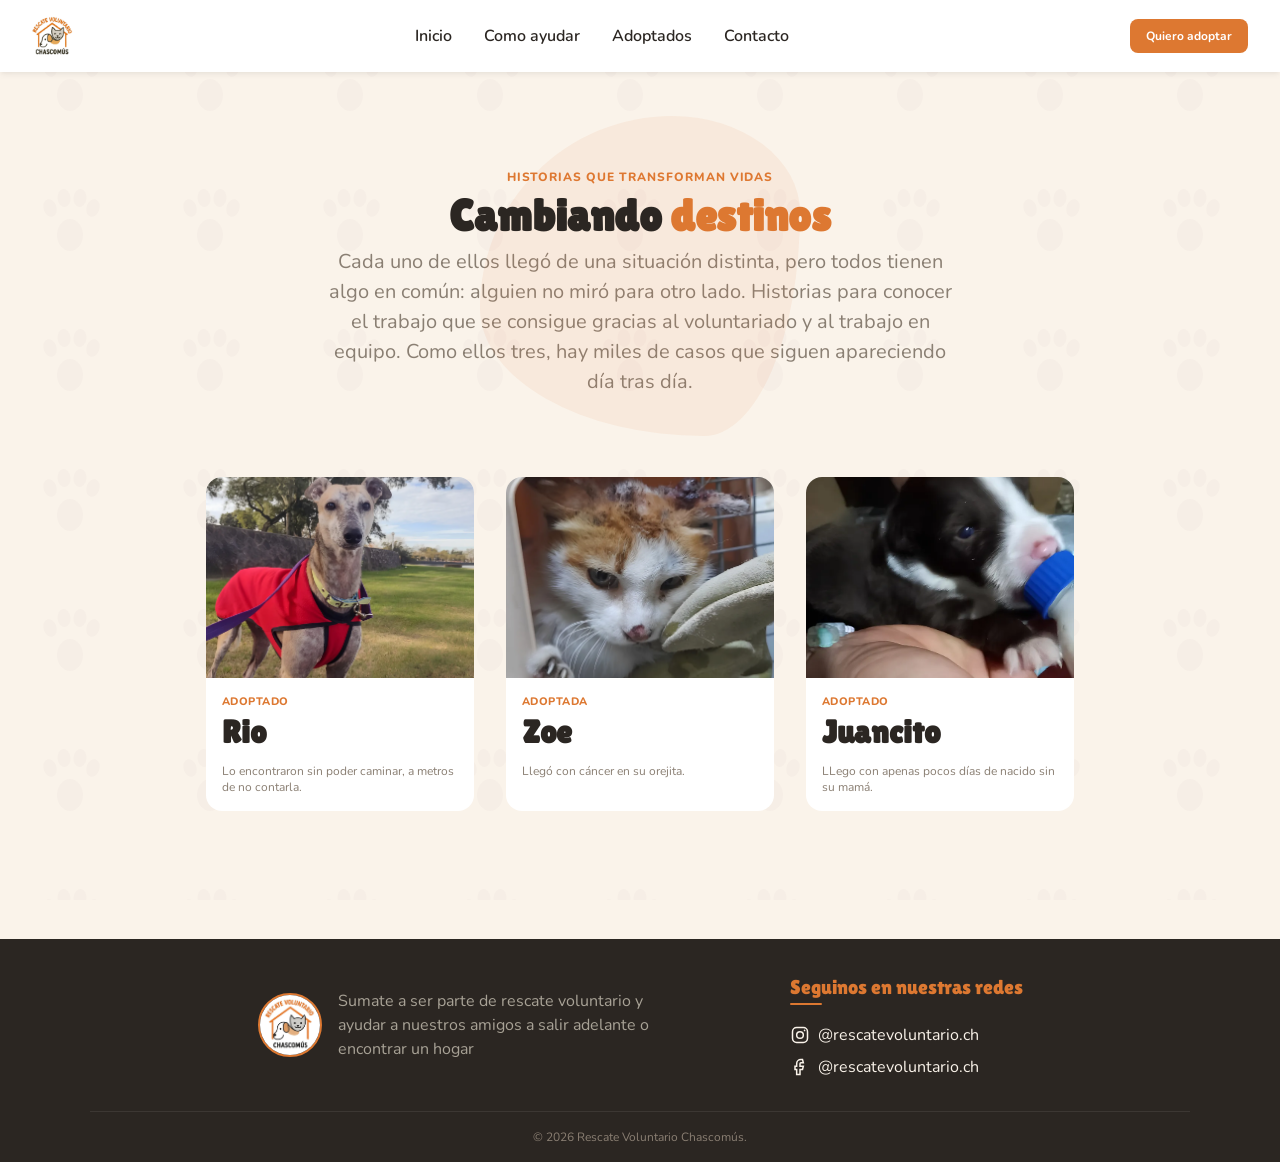
<file: historias.html>
<!DOCTYPE html>
<html lang="es">

<head>
    <meta charset="UTF-8">
    <meta name="viewport" content="width=device-width, initial-scale=1.0">
    <link rel="stylesheet" href="style.css">
    <title>Historias | Rescate Voluntario Chascomús</title>
</head>

<body>

    <header class="header">
        <a href="index.html" class="logo">
            <img src="img/logo2.jpg" alt="Logo Rescate Voluntario Chascomús">
        </a>

        <button class="btn-hamburguesa" aria-label="Abrir menú de navegación" aria-expanded="false"
            aria-controls="nav-principal">
            <span></span>
            <span></span>
            <span></span>
        </button>

        <nav class="nav-principal" id="nav-principal">
            <ul>
                <li><a href="index.html#inicio">Inicio</a></li>
                <li><a href="ayudar.html">Como ayudar</a></li>
                <li><a href="historias.html">Adoptados</a></li>
                <li><a href="contacto.html">Contacto</a></li>
            </ul>
        </nav>

        <a href="#adopcion" class="btn-accion btn-accion--desktop" data-abrir-modal="adopcion">Quiero adoptar</a>
    </header>

    <main class="pagina-ayudar">

        <section class="ayudar-intro ayudar-intro--compacta">
            <p class="ayudar-intro__eyebrow">Historias que transforman vidas</p>
            <h1 class="ayudar-intro__titulo">Cambiando<span class="resaltado"> destinos</span></h1>
            <p class="ayudar-intro__texto">Cada uno de ellos llegó de una situación distinta, pero todos tienen algo en común: 
                alguien no miró para otro lado. Historias para conocer el trabajo que se consigue gracias al voluntariado y al 
                trabajo en equipo. Como ellos tres, hay miles de casos que siguen apareciendo día tras día.  </p>
        </section>

        <section class="historias__grid">

            <button type="button" class="historia-tarjeta" data-abrir-historia="rio">
                <img class="historia-tarjeta__imagen" src="img/RIO/RioPrincipal.webp" alt="Rio hoy, en un parque">
                <div class="historia-tarjeta__cuerpo">
                    <p class="historia-tarjeta__etiqueta historia-tarjeta__etiqueta--adoptado">Adoptado</p>
                    <h2 class="historia-tarjeta__nombre">Rio</h2>
                    <p class="historia-tarjeta__teaser">Lo encontraron sin poder caminar, a metros de no contarla.</p>
                </div>
            </button>


            <button type="button" class="historia-tarjeta" data-abrir-historia="zoe">
                <img class="historia-tarjeta__imagen" src="img/zoe/zoePrincipal.webp"
                    alt="Zoe hoy, en brazos de su familia">
                <div class="historia-tarjeta__cuerpo">
                    <p class="historia-tarjeta__etiqueta historia-tarjeta__etiqueta--adoptado">Adoptada</p>
                    <h2 class="historia-tarjeta__nombre">Zoe</h2>
                    <p class="historia-tarjeta__teaser">Llegó con cáncer en su orejita.</p>
                </div>
            </button>

            <button type="button" class="historia-tarjeta" data-abrir-historia="juancito">
                <img class="historia-tarjeta__imagen" src="img/juancito/juancitoPrincpal.webp"
                    alt="Juancito hoy, con su familia">
                <div class="historia-tarjeta__cuerpo">
                    <p class="historia-tarjeta__etiqueta historia-tarjeta__etiqueta--adoptado">Adoptado</p>
                    <h2 class="historia-tarjeta__nombre">Juancito</h2>
                    <p class="historia-tarjeta__teaser">LLego con apenas pocos días de nacido sin su mamá.</p>
                </div>
            </button>

        </section>

    </main>

    <script>/*  MENU HAMGURGUESA */
        const btnHamburguesa = document.querySelector('.btn-hamburguesa');
        const navPrincipal = document.querySelector('.nav-principal');

        btnHamburguesa.addEventListener('click', () => {
            const abierto = navPrincipal.classList.toggle('nav-principal--abierto');
            btnHamburguesa.classList.toggle('btn-hamburguesa--activo');
            btnHamburguesa.setAttribute('aria-expanded', abierto);
        });

        document.querySelectorAll('.nav-principal a').forEach(link => {
            link.addEventListener('click', () => {
                navPrincipal.classList.remove('nav-principal--abierto');
                btnHamburguesa.classList.remove('btn-hamburguesa--activo');
                btnHamburguesa.setAttribute('aria-expanded', 'false');
            });
        });
    </script>

    <footer class="footer">
        <div class="footer__contenido">
            <div class="footer__marca">
                <img src="img/logo3.jpg" alt="Logo Rescate Voluntario Chascomús" class="footer__logo">
                <p>Sumate a ser parte de rescate voluntario y ayudar a nuestros amigos a salir adelante o encontrar un
                    hogar</p>
            </div>

            <div class="footer__redes">
                <h3>Seguinos en nuestras redes</h3>
                <a href="https://instagram.com/rescatevoluntario.ch" target="_blank" rel="noopener noreferrer"
                    class="footer__red">
                    <svg viewBox="0 0 24 24" width="20" height="20" fill="none" stroke="currentColor"
                        stroke-width="1.8">
                        <rect x="3" y="3" width="18" height="18" rx="5" />
                        <circle cx="12" cy="12" r="4" />
                        <circle cx="17.5" cy="6.5" r="1" fill="currentColor" stroke="none" />
                    </svg>
                    <span>@rescatevoluntario.ch</span>
                </a>
                <a href="https://facebook.com/rescatevoluntario.ch" target="_blank" rel="noopener noreferrer"
                    class="footer__red">
                    <svg viewBox="0 0 24 24" width="20" height="20" fill="none" stroke="currentColor"
                        stroke-width="1.8">
                        <path d="M15 3h-2a5 5 0 0 0-5 5v3H6v4h2v6h4v-6h3l1-4h-4V8a1 1 0 0 1 1-1h3z" />
                    </svg>
                    <span>@rescatevoluntario.ch</span>
                </a>
            </div>
        </div>

        <div class="footer__legal">
            <p>&copy; 2026 Rescate Voluntario Chascomús.</p>
        </div>
    </footer>

    <!-- ============ MODAL: RIO ============ -->
    <div class="modal-historia" id="modal-historia-rio" aria-hidden="true">
        <div class="modal-historia__fondo"></div>
        <div class="modal-historia__contenido" role="dialog" aria-modal="true" aria-labelledby="historia-rio-titulo">
            <button type="button" class="modal-historia__cerrar" data-cerrar-historia aria-label="Cerrar historia">
                <svg viewBox="0 0 24 24" width="20" height="20">
                    <path d="M6 6l12 12M18 6L6 18" stroke="currentColor" stroke-width="2" stroke-linecap="round" />
                </svg>
            </button>

            <div class="historia-galeria">
                <div class="historia-galeria__etiqueta">
                    <img src="img/RIO/RioAntes.jpeg" alt="Rio cuando lo encontraron, muy débil">
                    <span class="historia-galeria__marca">Cómo llegó</span>
                </div>
                <div class="historia-galeria__etiqueta">
                    <img src="img/RIO/RIO1.webp" alt="Rio hoy, sano en un parque">
                    <span class="historia-galeria__marca">Hoy</span>
                </div>
            </div>

            <div class="historia-modal__cuerpo">
                <p class="historia-modal__etiqueta historia-modal__etiqueta--adoptado">Adoptado</p>
                <h2 class="historia-modal__nombre" id="historia-rio-titulo">Rio</h2>

                <div class="historia-modal__bloque">
                    <h3>Cómo llegó</h3>
                    <p>Lo encontró una de nuestras voluntarias en la esquina de su casa, frente a la farmacia Pozzi, en
                        Chascomús. Chorreaba sangre de las patas y no podía caminar. Si no lo veía ese día, hoy no lo
                        estaríamos contando.</p>
                </div>

                <div class="historia-modal__bloque">
                    <h3>Hoy</h3>
                    <p>Pasó casi un año en tránsito, por varias casas distintas, hasta que lo adoptó la última persona
                        que lo tuvo — hoy vive con ella y su familia en Buenos Aires que le brindan seguridad y amor.</p>
                </div>
            </div>
        </div>
    </div>

    

    <!-- ============ MODAL: ZOE ============ -->
    <div class="modal-historia" id="modal-historia-zoe" aria-hidden="true">
        <div class="modal-historia__fondo"></div>
        <div class="modal-historia__contenido" role="dialog" aria-modal="true" aria-labelledby="historia-zoe-titulo">
            <button type="button" class="modal-historia__cerrar" data-cerrar-historia aria-label="Cerrar historia">
                <svg viewBox="0 0 24 24" width="20" height="20">
                    <path d="M6 6l12 12M18 6L6 18" stroke="currentColor" stroke-width="2" stroke-linecap="round" />
                </svg>
            </button>

            <div class="historia-galeria">
                <div class="historia-galeria__etiqueta">
                    <img src="img/zoe/antes.jpg" alt="Zoe recién rescatada, con su orejita lastimada">
                    <span class="historia-galeria__marca">Cómo llegó</span>
                </div>
                <div class="historia-galeria__etiqueta">
                    <img src="img/zoe/despues2.jpg" alt="Zoe hoy, ya recuperada">
                    <span class="historia-galeria__marca">Hoy</span>
                </div>
            </div>

            <div class="historia-modal__cuerpo">
                <p class="historia-modal__etiqueta historia-modal__etiqueta--adoptado">Adoptada</p>
                <h2 class="historia-modal__nombre" id="historia-zoe-titulo">Zoe</h2>

                <div class="historia-modal__bloque">
                    <h3>Cómo llegó</h3>
                    <p>Zoe es una gatita que llegó con cáncer. Había que operarle la orejita, que estaba completamente podrida. 
                        A pesar del dolor y el miedo, nunca perdió las ganas de vivir.</p>
                </div>

                <div class="historia-modal__bloque">
                    <h3>Hoy</h3>
                    <p>Salió adelante y está súper bien, con la medicación de por vida que necesita. La adoptó Cintia,
                        una compañera de rescate voluntario. ¡Come y duerme nomás! 🧡</p>
                </div>
            </div>
        </div>
    </div>

    <!-- ============ MODAL: JUANCITO ============ -->
    <div class="modal-historia" id="modal-historia-juancito" aria-hidden="true">
        <div class="modal-historia__fondo"></div>
        <div class="modal-historia__contenido" role="dialog" aria-modal="true"
            aria-labelledby="historia-juancito-titulo">
            <button type="button" class="modal-historia__cerrar" data-cerrar-historia aria-label="Cerrar historia">
                <svg viewBox="0 0 24 24" width="20" height="20">
                    <path d="M6 6l12 12M18 6L6 18" stroke="currentColor" stroke-width="2" stroke-linecap="round" />
                </svg>
            </button>

            <div class="historia-galeria">
                <div class="historia-galeria__etiqueta">
                    <img src="img/juancito/antes.jpeg" alt="Juancito recién nacido, alimentado a mamadera">
                    <span class="historia-galeria__marca">Cómo llegó</span>
                </div>
                <div class="historia-galeria__etiqueta">
                    <img src="img/juancito/despues.png" alt="Juancito hoy, con su familia">
                    <span class="historia-galeria__marca">Hoy</span>
                </div>
            </div>

            <div class="historia-modal__cuerpo">
                <p class="historia-modal__etiqueta historia-modal__etiqueta--adoptado">Adoptado</p>
                <h2 class="historia-modal__nombre" id="historia-juancito-titulo">Juancito</h2>

                <div class="historia-modal__bloque">
                    <h3>Cómo llegó</h3>
                    <p>Juancito fue encontrado junto a su hermanito a pocos dias de nacer. Sandra los recibió en su casa y asumió el
                        compromiso de darles la mamadera para que puedan salir adelante sin la presencia de la mamá. Su hermano no lo logró, pero Juancito salió adelante.</p>
                </div>

                <div class="historia-modal__bloque">
                    <h3>Hoy</h3>
                    <p>Fue dado en adopcion y hoy ya tiene una familia que lo mima.</p>
                </div>

                <!-- Cuando tengas el video, descomentá este bloque y reemplazá la ruta -->
                <!--
      <div class="historia-video">
        <video controls poster="img/historias/juancito-familia.png">
          <source src="img/historias/juancito-video.mp4" type="video/mp4">
        </video>
      </div>
      -->
            </div>
        </div>
    </div>

    <!-- ============ MODAL: ADOPCIÓN (compartido con el resto del sitio) ============ -->
    <div class="modal-adopcion" id="modal-adopcion" aria-hidden="true">
        <div class="modal-adopcion__fondo" data-cerrar-modal></div>
        <div class="modal-adopcion__contenido" role="dialog" aria-modal="true" aria-labelledby="modal-adopcion-titulo">

            <button type="button" class="modal-adopcion__cerrar" data-cerrar-modal aria-label="Cerrar formulario">
                <svg viewBox="0 0 24 24" width="20" height="20">
                    <path d="M6 6l12 12M18 6L6 18" stroke="currentColor" stroke-width="2" stroke-linecap="round" />
                </svg>
            </button>

            <div id="vista-formulario">
                <div class="form-header">
                    <div class="form-header__logo">
                        <img src="img/logo2.jpg" alt="Logo Rescate Voluntario Chascomús">
                    </div>
                    <h2 id="modal-adopcion-titulo">Cuestionario de pre-adopción responsable</h2>
                    <p>Completá tus datos para que podamos conocerte mejor</p>
                </div>

                <div class="form-progreso">
                    <div class="form-dot form-dot--activo" data-dot="0"></div>
                    <div class="form-dot" data-dot="1"></div>
                    <div class="form-dot" data-dot="2"></div>
                </div>

                <form id="formulario" novalidate>

                    <div class="form-paso form-paso--activo" data-paso="0">
                        <h3>Tus datos</h3>

                        <div class="campo">
                            <label for="nombre">Nombre y apellido</label>
                            <input type="text" id="nombre" name="Nombre y apellido" required>
                        </div>

                        <div class="campo">
                            <label for="direccion">Dirección exacta <span class="ayuda">(con referencias y
                                    localidad)</span></label>
                            <input type="text" id="direccion" name="Dirección" required>
                        </div>

                        <div class="campo">
                            <label for="telefono">Teléfono de contacto</label>
                            <input type="tel" id="telefono" name="Teléfono" required>
                        </div>
                    </div>

                    <div class="form-paso" data-paso="1">
                        <h3>Conocé el hogar</h3>

                        <div class="campo">
                            <label for="motivacion">¿Cuál es tu principal motivación para adoptar en este
                                momento?</label>
                            <textarea id="motivacion" name="Motivación" required></textarea>
                        </div>

                        <fieldset class="campo">
                            <legend>¿El lugar tiene patio cerrado y seguro, sin dar directamente a la calle?</legend>
                            <div class="opciones">
                                <label class="opcion-chip"><input type="radio" name="Patio cerrado y seguro" value="Sí"
                                        required><span>Sí</span></label>
                                <label class="opcion-chip"><input type="radio" name="Patio cerrado y seguro"
                                        value="No"><span>No</span></label>
                            </div>
                        </fieldset>

                        <fieldset class="campo">
                            <legend>¿Vivís en casa o departamento?</legend>
                            <div class="opciones">
                                <label class="opcion-chip"><input type="radio" name="Tipo de vivienda" value="Casa"
                                        required><span>Casa</span></label>
                                <label class="opcion-chip"><input type="radio" name="Tipo de vivienda"
                                        value="Departamento"><span>Departamento</span></label>
                            </div>
                        </fieldset>

                        <fieldset class="campo">
                            <legend>¿Es propiedad propia o alquilada?</legend>
                            <div class="opciones">
                                <label class="opcion-chip"><input type="radio" name="Propiedad" value="Propia"
                                        required><span>Propia</span></label>
                                <label class="opcion-chip"><input type="radio" name="Propiedad"
                                        value="Alquilada"><span>Alquilada</span></label>
                            </div>
                        </fieldset>

                        <fieldset class="campo">
                            <legend>¿Tenés más animales en el hogar?</legend>
                            <div class="opciones">
                                <label class="opcion-chip"><input type="radio" name="Más animales en el hogar"
                                        value="Sí" required><span>Sí</span></label>
                                <label class="opcion-chip"><input type="radio" name="Más animales en el hogar"
                                        value="No"><span>No</span></label>
                            </div>
                            <div class="subcampo" id="detalle-animales">
                                <input type="text" name="Cantidad y estado de los animales"
                                    placeholder="¿Cuántos, y están castrados y vacunados?">
                            </div>
                        </fieldset>

                        <fieldset class="campo">
                            <legend>¿Hubo algún animal enfermo en el hogar?</legend>
                            <div class="opciones">
                                <label class="opcion-chip"><input type="radio" name="Animal enfermo previamente"
                                        value="Sí" required><span>Sí</span></label>
                                <label class="opcion-chip"><input type="radio" name="Animal enfermo previamente"
                                        value="No"><span>No</span></label>
                            </div>
                            <div class="subcampo" id="detalle-enfermo">
                                <input type="text" name="Hace cuánto" placeholder="¿Hace cuánto?">
                            </div>
                        </fieldset>

                        <div class="campo">
                            <label for="quien-vive">¿Con quién vivirá el animal? ¿Pasará mayormente acompañado?</label>
                            <input type="text" id="quien-vive" name="Con quién vivirá" required>
                        </div>

                        <div class="campo">
                            <label for="quien-viaje">¿Con quién quedará en caso de viaje u otro motivo
                                particular?</label>
                            <input type="text" id="quien-viaje" name="Con quién queda en viajes" required>
                        </div>
                    </div>

                    <div class="form-paso" data-paso="2">
                        <h3>Compromisos y cuidado especial</h3>
                        <p style="color:var(--color-texto-suave); margin-top:calc(var(--espacio-xs) * -1);">En caso de
                            adoptar un
                            cachorro, te comprometés a:</p>

                        <label class="compromiso">
                            <input type="checkbox" name="compromiso" required>
                            <p>Realizar el plan sanitario completo (vacunas y desparasitación).</p>
                        </label>

                        <label class="compromiso">
                            <input type="checkbox" name="compromiso" required>
                            <p>Castrarlo a los 6 meses de vida, obligatoriamente.</p>
                        </label>

                        <label class="compromiso">
                            <input type="checkbox" name="compromiso" required>
                            <p>Permitir un seguimiento periódico por parte de la organización.</p>
                        </label>
                    </div>

                    <p class="form-error" id="form-error" role="alert"></p>

                    <div class="form-botones">
                        <button type="button" class="btn-volver" id="btn-volver">Atrás</button>
                        <button type="button" class="btn-siguiente" id="btn-siguiente">Siguiente</button>
                        <button type="submit" class="btn-enviar" id="btn-enviar" style="display:none;"
                            disabled>Enviar</button>
                    </div>
                </form>
            </div>

            <div class="form-confirmacion" id="vista-confirmacion">
                <div class="confirmacion-icono">
                    <svg viewBox="0 0 24 24">
                        <circle cx="7" cy="8" r="2.6" />
                        <circle cx="12" cy="5.5" r="2.6" />
                        <circle cx="17" cy="8" r="2.6" />
                        <path
                            d="M12 13c-3.3 0-6.5 1.9-6.5 4.4C5.5 19.4 7.6 20 12 20s6.5-.6 6.5-2.6C18.5 14.9 15.3 13 12 13Z" />
                    </svg>
                </div>
                <h3>Formulario completado</h3>
                <p>Gracias por enviar el formulario. Pronto nos estaremos comunicando con vos.</p>
                <button type="button" class="btn-accion" id="btn-volver-inicio">Volver al inicio</button>
            </div>

        </div>
    </div>

    <script src="formulario.js"></script>
    <script src="historias.js"></script>

</body>

</html>
</file>
<file: style.css>
/* ============================================
   IMPORTS
   ============================================ */

@import url('https://fonts.googleapis.com/css2?family=Lilita+One&family=Nunito:wght@400;600;700;800&display=swap');

/* ============================================
   VARIABLES DE DISEÑO 
   ============================================ */
:root {
  /* --- Colores --- */
  --color-accion: #DD7831;
  --color-apoyo: #A8A296;
  --color-fondo: #FAF3EA;
  --color-texto: #2B2622;
  --color-texto-suave: #8A7F73;
  --color-superficie: #FFFFFF;
  --color-superficie: #FFFFFF;

  /* --- Tipografía: familias --- */
  --fuente-titulos: 'Lilita One', cursive;
  --fuente-texto: 'Nunito', sans-serif;

  /* --- Tipografía: tamaños --- */
  --texto-pequeno: 0.75rem;
  --texto-base: 1rem;
  --texto-grande: 1.25rem;
  --texto-display: 2rem;

  /* --- Espaciado --- */
  --espacio-xs: 0.25rem;
  --espacio-sm: 0.5rem;
  --espacio-md: 1rem;
  --espacio-lg: 2rem;
}

/* ============================================
   RESET BÁSICO
   ============================================ */
*,
*::before,
*::after {
  margin: 0;
  padding: 0;
  box-sizing: border-box;
}

html {
  scroll-behavior: smooth;
}

html,
body {
  overflow-x: hidden;
  width: 100%;
  max-width: 100%;
}



body {
  display: grid;
  grid-template-columns: repeat(12, 1fr);
  grid-template-rows: auto 1fr auto;
  /* header / main / footer */
  min-height: 100vh;
  gap: var(--espacio-lg);
  font-family: var(--fuente-texto);
  font-size: var(--texto-base);
  color: var(--color-texto);
  background-color: var(--color-fondo);
  line-height: 1.5;




  background-color: var(--color-fondo);
  background-image: url("data:image/svg+xml,%3Csvg xmlns='http://www.w3.org/2000/svg' width='140' height='140'%3E%3Cg fill='%238A7F73' fill-opacity='0.04'%3E%3Cellipse cx='70' cy='95' rx='13' ry='16'/%3E%3Cellipse cx='50' cy='68' rx='6.5' ry='9' transform='rotate(-18 50 68)'/%3E%3Cellipse cx='64' cy='58' rx='6.5' ry='9' transform='rotate(-6 64 58)'/%3E%3Cellipse cx='80' cy='58' rx='6.5' ry='9' transform='rotate(6 80 58)'/%3E%3Cellipse cx='93' cy='68' rx='6.5' ry='9' transform='rotate(18 93 68)'/%3E%3C/g%3E%3C/svg%3E");
  background-attachment: fixed;


}



h1,
h2,
h3,
h4,
h5,
h6 {
  font-family: var(--fuente-titulos);
  line-height: 1.2;
}

img {
  max-width: 100%;
  display: block;
}

a {
  color: inherit;
  text-decoration: none;
}

ul {
  list-style: none;
}

button {
  font-family: inherit;
  cursor: pointer;
}


/* ============================================
   HEADER
 ============================================ */

.header {
  grid-column: 1 / -1;
  display: flex;
  align-items: center;
  justify-content: space-between;
  padding: var(--espacio-md) var(--espacio-lg);
  background-color: var(--color-superficie);
  box-shadow: 0 4px 6px -1px rgba(0, 0, 0, 0.05), 0 2px 4px -1px rgba(0, 0, 0, 0.03);
  position: sticky;
  top: 0;
  z-index: 1000;
}

.logo img {
  height: 40px;
}

.nav-principal ul {
  display: flex;
  gap: var(--espacio-lg);
}

.nav-principal a {
  font-weight: 600;
  color: var(--color-texto);
  transition: color 0.2s ease;
}

.nav-principal a:hover,
.nav-principal a:focus-visible {
  color: var(--color-accion);
}

.btn-accion {
  background-color: var(--color-accion);
  color: var(--color-superficie);
  padding: var(--espacio-sm) var(--espacio-md);
  border-radius: 8px;
  font-weight: 700;
  font-size: var(--texto-pequeno);
}

.btn-accion:hover {
  filter: brightness(0.9);
}

/* MENU HAMGURGUESA */
.btn-hamburguesa {
  display: none;
  flex-direction: column;
  justify-content: center;
  gap: 5px;
  width: 32px;
  height: 32px;
  background: none;
  border: none;
  padding: 0;
}

.btn-hamburguesa span {
  display: block;
  width: 100%;
  height: 3px;
  background-color: var(--color-texto);
  border-radius: 2px;
  transition: transform 0.3s ease, opacity 0.3s ease;
}

.btn-hamburguesa--activo span:nth-child(1) {
  transform: translateY(8px) rotate(45deg);
}

.btn-hamburguesa--activo span:nth-child(2) {
  opacity: 0;
}

.btn-hamburguesa--activo span:nth-child(3) {
  transform: translateY(-8px) rotate(-45deg);
}


/* ============================================
   RESPONSIVE
   ============================================ */

@media (max-width: 1024px) {

  .btn-hamburguesa {
    display: flex;
  }

  .nav-principal {
    position: absolute;
    top: 100%;
    left: 0;
    right: 0;
    width: 100%;
    max-height: 80vh;
    overflow-y: auto;
    background-color: var(--color-superficie);
    box-shadow: 0 12px 24px rgba(0, 0, 0, 0.12);
    padding: var(--espacio-lg);
    transform: translateY(-12px);
    opacity: 0;
    pointer-events: none;
    transition: transform 0.25s ease, opacity 0.25s ease;
    z-index: 999;
  }

  .nav-principal--abierto {
    transform: translateY(0);
    opacity: 1;
    pointer-events: auto;
  }

  .nav-principal ul {
    flex-direction: column;
    gap: var(--espacio-md);
    margin-top: 0;
  }

  .btn-accion--desktop {
    display: none;
  }

  .formulario-contacto {
    grid-column: 1 / -1;
  }
}

@media (max-width: 768px) {

  :root {
    --texto-display: 1.5rem;
    --texto-grande: 1.1rem;
  }

  .header {
    padding: var(--espacio-sm) var(--espacio-md);
  }

  main {
    gap: var(--espacio-md);
    padding-inline: var(--espacio-md);
  }

  .seccion-ayudar {
    grid-template-columns: 1fr;
  }

  .item-historia {
    flex: 0 0 240px;
  }

  .carrusel-flecha {
    display: none;
  }

  .carrusel-wrapper {
    gap: 0;
  }
}


/* ============================================
   MAIN
 ============================================ */

/* ============================================
   GRID
   ============================================ */

body {
  display: grid;
  grid-template-columns: repeat(12, 1fr);
  gap: var(--espacio-lg);
}

.header,
main,
.footer {
  grid-column: 1 / -1;
}

main {
  display: grid;
  grid-template-columns: repeat(12, 1fr);
  gap: var(--espacio-lg);
  padding-inline: var(--espacio-lg);
  max-width: 1400px;
  margin-inline: auto;
  min-height: 100%;
  /* antes: height: 100% */
}


.hero,
.seccion-ayudar,
.seccion-adoptados {
  grid-column: 1 / -1;
}

.formulario-contacto {
  grid-column: 4 / 10;
}

/* ============================================
   HERO
   ============================================ */


.visualmente-oculto {
  position: absolute;
  width: 1px;
  height: 1px;
  padding: 0;
  margin: -1px;
  overflow: hidden;
  clip: rect(0, 0, 0, 0);
  white-space: nowrap;
  border: 0;
}


.hero {
  display: grid;
  grid-template-columns: minmax(0, 5fr) minmax(0, 7fr);
  align-items: center;
  gap: var(--espacio-lg);
  min-height: 100%;
  /* antes: height: 100% */
  padding: var(--espacio-lg) 0;

}

.hero__contenido {
  display: flex;
  flex-direction: column;
  gap: var(--espacio-lg);
  min-width: 0;
}




.hero__slides {
  position: relative;
  display: grid;
  min-width: 0;
}

.hero__slide {
  grid-area: 1 / 1;
  display: flex;
  flex-direction: column;
  align-items: flex-start;
  gap: var(--espacio-md);
  opacity: 0;
  pointer-events: none;
  transform: translateY(10px);
  transition: opacity .6s ease, transform .6s ease;
  min-width: 0;
}

.hero__slide--activa {
  opacity: 1;
  pointer-events: auto;
  transform: translateY(0);
}

.hero__eyebrow {
  font-weight: 800;
  font-size: var(--texto-pequeno);
  letter-spacing: 0.08em;
  text-transform: uppercase;
  color: var(--color-accion);
}

.hero__titulo {
  font-size: 2.75rem;
  color: var(--color-texto);
}

.hero__texto {
  color: var(--color-texto-suave);
  font-size: var(--texto-grande);
  max-width: 42ch;
}

/* --- Controles (dots + pausa) --- */
.hero__controles {
  display: flex;
  align-items: center;
  justify-content: space-between;
  gap: var(--espacio-lg);
  margin-top: var(--espacio-sm);
  padding-top: var(--espacio-sm);
  border-top: 1px solid rgba(138, 127, 115, 0.2);
}

.hero__dots {
  display: flex;
  align-items: center;
  gap: var(--espacio-sm);
}

.hero__dot {
  width: 10px;
  height: 10px;
  border-radius: 50%;
  border: none;
  background-color: var(--color-apoyo);
  padding: 0;
  transition: background-color .3s ease, width .3s ease, border-radius .3s ease;
}

.hero__dot--activo {
  background-color: var(--color-accion);
  width: 26px;
  border-radius: 5px;
}

.hero__pausa {
  width: 36px;
  height: 36px;
  border-radius: 50%;
  border: 2px solid var(--color-apoyo);
  background: transparent;
  color: var(--color-texto-suave);
  font-size: 0.7rem;
  display: flex;
  align-items: center;
  justify-content: center;
  transition: border-color .2s ease, color .2s ease;
}

.hero__pausa:hover,
.hero__pausa:focus-visible {
  border-color: var(--color-accion);
  color: var(--color-accion);
}

.hero__visual {
  position: relative;
  aspect-ratio: 4 / 3;
  border-radius: 32px;
  overflow: hidden;
  background: linear-gradient(155deg, var(--color-accion), #F3A868);
  isolation: isolate;
}

.hero__imagenes {
  position: absolute;
  inset: 0;
}

.hero__imagen {
  position: absolute;
  inset: 0;
  width: 100%;
  height: 100%;
  object-fit: cover;
  opacity: 0;
  transition: opacity .9s ease;
}

.hero__imagen--activa {
  opacity: 1;
}

.hero__visual::after {
  content: "";
  position: absolute;
  inset: 0;
  background: linear-gradient(to top, rgba(43, 38, 34, 0.6), transparent 48%);
  z-index: 1;
  pointer-events: none;
}

.hero__chip {
  position: absolute;
  left: var(--espacio-md);
  bottom: var(--espacio-md);
  z-index: 2;
  display: flex;
  align-items: center;
  gap: var(--espacio-xs);
  background-color: var(--color-superficie);
  color: var(--color-texto);
  padding: var(--espacio-sm) var(--espacio-md);
  border-radius: 999px;
  font-weight: 800;
  font-size: var(--texto-pequeno);
  box-shadow: 0 4px 10px rgba(0, 0, 0, 0.18);
}

.hero__chip svg {
  width: 16px;
  height: 16px;
  fill: var(--color-accion);
  flex-shrink: 0;
}





@keyframes huella-paso {

  0%,
  100% {
    opacity: 0;
    transform: scale(0.5);
  }

  8%,
  55% {
    opacity: 1;
    transform: scale(1);
  }

  72% {
    opacity: 0;
    transform: scale(1.08);
  }
}

@media (prefers-reduced-motion: reduce) {
  .huella svg {
    animation: none;
    opacity: 0.9;
  }

  .hero__slide,
  .hero__imagen {
    transition: none;
  }
}

@media (max-width: 1024px) {
  .hero {
    grid-template-columns: minmax(0, 1fr);
  }

  .hero__visual {
    order: -1;
    aspect-ratio: 16 / 11;
  }

  .hero__slides {
    min-height: 260px;
  }

  main {
    grid-template-columns: 1fr;
  }
}

@media (max-width: 768px) {
  .hero__titulo {
    font-size: 2rem;
  }

  .hero__texto {
    font-size: var(--texto-base);
  }

  .hero__slides {
    min-height: 230px;
  }

}



/* ============================================
   AYUDAR: ADOPCION, TRANSITO Y DONACIONES
   ============================================ */


.ayudar-intro__titulo {
  position: relative;
  z-index: 1;
}

.ayudar-intro__titulo .resaltado {
  color: var(--color-accion);
}

.ayudar-intro {
  position: relative;
  padding-top: var(--espacio-lg);
  overflow: visible;
  padding-bottom: var(--espacio-lg);
}


.ayudar-intro--compacta::before {
  width: 200px;
  height: 200px;
  top: 10px;
}



.ayudar-intro::before {
  content: "";
  position: absolute;
  top: -20px;
  left: 50%;
  transform: translateX(-50%);
  width: 320px;
  height: 320px;
  background: var(--color-accion);
  opacity: 0.08;
  border-radius: 60% 40% 30% 70% / 60% 30% 70% 40%;
  z-index: 0;
  pointer-events: none; /* ← agregá esta línea */
}
.seccion-ayudar {
  padding: var(--espacio-lg) 0;
  display: grid;
  grid-template-columns: repeat(auto-fit, minmax(280px, 1fr));
  gap: var(--espacio-lg);
}

.seccion-ayudar h2 {
  grid-column: 1 / -1;
  /* el título ocupa todo el ancho, arriba de las tarjetas */
  font-size: var(--texto-display);
  margin-bottom: var(--espacio-md);
}

.tarjeta {
  background-color: var(--color-superficie);
  border-radius: 12px;
  padding: var(--espacio-lg);
  display: flex;
  flex-direction: column;
  gap: var(--espacio-sm);
}

.tarjeta h3 {
  font-size: var(--texto-grande);
  color: var(--color-accion);
}

.btn-secundario {
  align-self: flex-start;
  margin-top: auto;
  color: var(--color-apoyo);
  font-weight: 600;
  border: 2px solid var(--color-apoyo);
  padding: var(--espacio-xs) var(--espacio-md);
  border-radius: 8px;
}

.btn-secundario:hover {
  background-color: var(--color-apoyo);
  color: var(--color-superficie);
}



/* ============================================
   FORMULARIO DE CONTACTO
   ============================================ */

.formulario-contacto {
  padding: var(--espacio-lg) 0;
}

.formulario-contacto h2 {
  font-size: var(--texto-display);
  text-align: center;
  margin-bottom: var(--espacio-xs);
}

.formulario-contacto>p {
  text-align: center;
  color: var(--color-texto-suave);
  margin-bottom: var(--espacio-lg);
}

.form-contacto {
  display: flex;
  flex-direction: column;
  gap: var(--espacio-md);
}

.campo-texto {
  display: flex;
  flex-direction: column;
  gap: var(--espacio-xs);
}

.campo-texto label {
  font-weight: 600;
  font-size: var(--texto-pequeno);
  color: var(--color-texto);
}

.campo-texto input,
.campo-texto select,
.campo-texto textarea {
  font-family: var(--fuente-texto);
  font-size: var(--texto-base);
  color: var(--color-texto);
  background-color: var(--color-superficie);
  border: 2px solid var(--color-apoyo);
  border-radius: 8px;
  padding: var(--espacio-sm) var(--espacio-md);
}

.campo-texto textarea {
  resize: vertical;
  /* deja crecer verticalmente, no horizontalmente */
  min-height: 100px;
}

.campo-texto input:focus,
.campo-texto select:focus,
.campo-texto textarea:focus {
  outline: none;
  border-color: var(--color-accion);
}

.form-contacto .btn-accion {
  align-self: center;
  border: none;
  margin-top: var(--espacio-sm);
}

.contacto__redes {
  display: flex;
  justify-content: center;
  gap: var(--espacio-md);
  flex-wrap: wrap;
  margin-bottom: var(--espacio-lg);
}

.contacto__red {
  display: flex;
  align-items: center;
  gap: var(--espacio-xs);
  color: var(--color-texto);
  font-weight: 600;
  font-size: var(--texto-pequeno);
  border: 2px solid var(--color-apoyo);
  padding: var(--espacio-xs) var(--espacio-md);
  border-radius: 999px;
  transition: border-color .2s ease, color .2s ease;
}

.contacto__red svg {
  flex-shrink: 0;
}

.contacto__red:hover {
  border-color: var(--color-accion);
  color: var(--color-accion);
}

.contacto__confirmacion {
  display: none;
  text-align: center;
  padding: var(--espacio-lg) 0;
  color: var(--color-texto-suave);
  animation: aparecer .5s ease;
}

.contacto__confirmacion--visible {
  display: block;
}


/* ============================================
   FOOTER
   ============================================ */

.footer {
  background: var(--color-texto);
  color: var(--color-fondo);
  padding: var(--espacio-lg) var(--espacio-md) var(--espacio-md);
  font-family: var(--fuente-texto);
}

.footer__contenido {
  max-width: 1100px;
  margin: 0 auto;
  display: flex;
  flex-wrap: wrap;
  justify-content: center;
  gap: 7rem;
}

.footer__marca {
  display: flex;
  align-items: flex-start;
  align-items: center;
  gap: var(--espacio-md);
  max-width: 420px;
}

.footer__logo {
  width: 64px;
  height: 64px;
  border-radius: 50%;
  object-fit: cover;
  border: 2px solid var(--color-accion);
  flex-shrink: 0;
}

.footer__marca p {
  font-size: var(--texto-base);
  line-height: 1.5;
  color: var(--color-apoyo);
  margin: 0;
}

.footer__redes h3 {
  font-family: var(--fuente-titulos);
  color: var(--color-accion);
  font-size: var(--texto-grande);
  font-weight: normal;
  margin: 0 0 var(--espacio-md);
  position: relative;
  display: inline-block;
}

.footer__redes h3::after {
  content: "";
  position: absolute;
  left: 0;
  bottom: -6px;
  width: 32px;
  height: 2px;
  background: var(--color-accion);
  border-radius: 2px;
}

.footer__redes {
  display: flex;
  flex-direction: column;
  gap: var(--espacio-sm);
  margin-top: var(--espacio-xs);
}

.footer__red {
  display: flex;
  align-items: center;
  gap: var(--espacio-sm);
  color: var(--color-fondo);
  text-decoration: none;
  font-size: var(--texto-base);
  transition: color 0.2s ease;
}

.footer__red:hover {
  color: var(--color-accion);
}

.footer__red svg {
  flex-shrink: 0;
}

.footer__legal {
  max-width: 1100px;
  margin: var(--espacio-lg) auto 0;
  padding-top: var(--espacio-md);
  border-top: 1px solid rgba(255, 255, 255, 0.08);
  text-align: center;
}

.footer__legal p {
  margin: 0;
  font-size: var(--texto-pequeno);
  color: var(--color-texto-suave);
}

@media (max-width: 640px) {
  .footer__contenido {
    flex-direction: column;
    gap: var(--espacio-lg);
    align-items: center;
  }

  .footer__marca {
    flex-direction: column;
    align-items: center;
    text-align: center;
  }

  .footer__redes {
    align-items: center;
    text-align: center;
  }

  .footer__redes h3::after {
    left: 50%;
    transform: translateX(-50%);
  }

  .footer__legal {
    text-align: center;
  }
}

/* ============================================
   MODAL DE ADOPCIÓN (formulario de pre-adopción)
   ============================================ */

.modal-adopcion {
  position: fixed;
  inset: 0;
  z-index: 2000;
  display: none;
  align-items: center;
  justify-content: center;
  padding: var(--espacio-md);
}

.modal-adopcion--visible {
  display: flex;
}

.modal-adopcion__fondo {
  position: absolute;
  inset: 0;
  background: rgba(43, 38, 34, 0.55);
}

.modal-adopcion__contenido {
  position: relative;
  background: var(--color-superficie);
  border-radius: 20px;
  padding: var(--espacio-lg);
  max-width: 640px;
  width: 100%;
  max-height: 90vh;
  overflow-y: auto;
  box-shadow: 0 20px 50px rgba(0, 0, 0, 0.25);
  animation: modal-aparecer .3s ease;
}

@keyframes modal-aparecer {
  from {
    opacity: 0;
    transform: translateY(12px) scale(0.98);
  }

  to {
    opacity: 1;
    transform: translateY(0) scale(1);
  }
}

.modal-adopcion__cerrar {
  position: absolute;
  top: var(--espacio-md);
  right: var(--espacio-md);
  width: 32px;
  height: 32px;
  border-radius: 50%;
  border: none;
  background: var(--color-fondo);
  color: var(--color-texto-suave);
  display: flex;
  align-items: center;
  justify-content: center;
  transition: background-color .2s ease, color .2s ease;
}

.modal-adopcion__cerrar:hover {
  background-color: var(--color-accion);
  color: var(--color-superficie);
}

@media (prefers-reduced-motion: reduce) {
  .modal-adopcion__contenido {
    animation: none;
  }
}

/* --- Formulario: header --- */

.form-header {
  text-align: center;
  margin-bottom: var(--espacio-lg);
}

.form-header__logo {
  width: 100px;
  height: 100px;
  margin: 0 auto var(--espacio-sm);
}

.form-header__logo img {
  width: 100%;
  height: 100%;
  object-fit: contain;
}

.form-header h1 {
  font-size: 1.6rem;
  color: var(--color-texto);
}

.form-header p {
  color: var(--color-texto-suave);
  font-size: var(--texto-base);
  margin-top: var(--espacio-xs);
}

/* --- Formulario: progreso --- */

.form-progreso {
  display: flex;
  align-items: center;
  justify-content: center;
  gap: var(--espacio-sm);
  margin-bottom: var(--espacio-lg);
}

.form-dot {
  width: 10px;
  height: 10px;
  border-radius: 50%;
  background-color: var(--color-apoyo);
  transition: background-color .3s ease, width .3s ease, border-radius .3s ease;
}

.form-dot--activo {
  background-color: var(--color-accion);
  width: 26px;
  border-radius: 5px;
}

.form-dot--hecho {
  background-color: var(--color-accion);
  opacity: 0.5;
}

/* --- Formulario: pasos --- */

.form-paso {
  display: none;
  flex-direction: column;
  gap: var(--espacio-md);
  animation: aparecer .4s ease;
}

.form-paso--activo {
  display: flex;
}

@keyframes aparecer {
  from {
    opacity: 0;
    transform: translateY(8px);
  }

  to {
    opacity: 1;
    transform: translateY(0);
  }
}

.form-paso h2 {
  font-size: var(--texto-grande);
  color: var(--color-accion);
  margin-bottom: var(--espacio-xs);
}

.campo {
  display: flex;
  flex-direction: column;
  gap: var(--espacio-xs);
}

.campo label {
  font-weight: 700;
  font-size: var(--texto-pequeno);
  color: var(--color-texto);
}

.campo .ayuda {
  font-weight: 400;
  color: var(--color-texto-suave);
  font-size: var(--texto-pequeno);
}

.campo input[type="text"],
.campo input[type="tel"],
.campo textarea {
  font-family: var(--fuente-texto);
  font-size: var(--texto-base);
  color: var(--color-texto);
  background-color: var(--color-fondo);
  border: 2px solid var(--color-apoyo);
  border-radius: 10px;
  padding: var(--espacio-sm) var(--espacio-md);
  transition: border-color .2s ease;
}

.campo input:focus,
.campo textarea:focus {
  outline: none;
  border-color: var(--color-accion);
}

.campo textarea {
  resize: vertical;
  min-height: 70px;
}

.opciones {
  display: flex;
  gap: var(--espacio-sm);
  flex-wrap: wrap;
}

.opcion-chip {
  position: relative;
}

.opcion-chip input {
  position: absolute;
  opacity: 0;
  inset: 0;
  cursor: pointer;
}

.opcion-chip span {
  display: inline-block;
  padding: var(--espacio-sm) var(--espacio-md);
  border-radius: 999px;
  border: 2px solid var(--color-apoyo);
  color: var(--color-texto-suave);
  font-weight: 700;
  font-size: var(--texto-pequeno);
  transition: all .2s ease;
}

.opcion-chip input:checked+span {
  background-color: var(--color-accion);
  border-color: var(--color-accion);
  color: var(--color-superficie);
}

.opcion-chip input:focus-visible+span {
  box-shadow: 0 0 0 3px rgba(221, 120, 49, 0.3);
}

.subcampo {
  display: none;
  padding-left: var(--espacio-md);
  border-left: 3px solid var(--color-apoyo);
}

.subcampo--visible {
  display: flex;
  flex-direction: column;
  gap: var(--espacio-sm);
}

.compromiso {
  display: flex;
  align-items: flex-start;
  gap: var(--espacio-sm);
  background-color: var(--color-fondo);
  border-radius: 12px;
  padding: var(--espacio-md);
}

.compromiso input {
  margin-top: 4px;
  accent-color: var(--color-accion);
  width: 18px;
  height: 18px;
  flex-shrink: 0;
}

.compromiso p {
  margin: 0;
  color: var(--color-texto);
  font-size: var(--texto-base);
}

.form-error {
  color: #B3401F;
  font-size: var(--texto-pequeno);
  font-weight: 700;
  min-height: 1.2em;
}

.form-botones {
  display: flex;
  justify-content: space-between;
  align-items: center;
  margin-top: var(--espacio-md);
}

.btn-volver {
  color: var(--color-texto-suave);
  font-weight: 700;
  background: none;
  border: none;
  padding: var(--espacio-sm) var(--espacio-md);
  visibility: hidden;
}

.btn-volver--visible {
  visibility: visible;
}

.btn-siguiente,
.btn-enviar {
  background-color: var(--color-accion);
  color: var(--color-superficie);
  border: none;
  padding: var(--espacio-sm) var(--espacio-lg);
  border-radius: 8px;
  font-weight: 700;
  font-size: var(--texto-base);
  transition: filter .2s ease, transform .2s ease;
}

.btn-siguiente:hover,
.btn-enviar:hover:not(:disabled) {
  filter: brightness(0.92);
  transform: translateY(-1px);
}

.btn-enviar:disabled {
  background-color: var(--color-apoyo);
  cursor: not-allowed;
}

/* --- Formulario: confirmación --- */

.form-confirmacion {
  display: none;
  text-align: center;
  padding: var(--espacio-lg) 0;
  flex-direction: column;
  align-items: center;
  gap: var(--espacio-sm);
  animation: aparecer .5s ease;
}

.form-confirmacion--visible {
  display: flex;
}

.confirmacion-icono {
  width: 64px;
  height: 64px;
  border-radius: 50%;
  background-color: var(--color-fondo);
  display: flex;
  align-items: center;
  justify-content: center;
  margin-bottom: var(--espacio-sm);
}

.confirmacion-icono svg {
  width: 32px;
  height: 32px;
  fill: var(--color-accion);
}

.form-confirmacion h2 {
  font-size: 1.6rem;
  color: var(--color-texto);
}

.form-confirmacion p {
  color: var(--color-texto-suave);
  max-width: 40ch;
}

.form-confirmacion .btn-accion {
  margin-top: var(--espacio-sm);
}

@media (max-width: 600px) {
  .modal-adopcion__contenido {
    padding: var(--espacio-md);
    border-radius: 14px;
  }

  .form-header h1 {
    font-size: 1.3rem;
  }
}

/* ============================================
   PÁGINA: QUIERO AYUDAR
   ============================================ */

.pagina-ayudar {
  display: block;
  max-width: 900px;
  margin: 0 auto;
  padding: var(--espacio-lg) var(--espacio-md) calc(var(--espacio-lg) * 2);
}

.pagina-ayudar section {
  padding: var(--espacio-lg) 0;
}

.pagina-ayudar h2 {
  font-size: var(--texto-display);
  color: var(--color-texto);
  margin-bottom: var(--espacio-sm);
}

/* --- Intro --- */

.ayudar-intro {
  text-align: center;
  padding-top: var(--espacio-md);
}

.ayudar-intro__eyebrow {
  font-weight: 800;
  font-size: var(--texto-pequeno);
  letter-spacing: 0.08em;
  text-transform: uppercase;
  color: var(--color-accion);
}

.ayudar-intro__titulo {
  font-size: 2.75rem;
  color: var(--color-texto);
  margin: var(--espacio-xs) 0;
}

.ayudar-intro__texto {
  color: var(--color-texto-suave);
  font-size: var(--texto-grande);
  max-width: 52ch;
  margin: 0 auto var(--espacio-md);
}

.ayudar-intro__enlaces {
  display: flex;
  justify-content: center;
  gap: var(--espacio-sm);
  flex-wrap: wrap;
}

.ayudar-intro__enlaces a {
  border: 2px solid var(--color-apoyo);
  color: var(--color-texto);
  font-weight: 700;
  font-size: var(--texto-pequeno);
  padding: var(--espacio-xs) var(--espacio-md);
  border-radius: 999px;
  transition: border-color .2s ease, color .2s ease;
}

.ayudar-intro__enlaces a:hover {
  border-color: var(--color-accion);
  color: var(--color-accion);
}

/* --- Proceso (pasos de tránsito) --- */

.proceso__intro {
  color: var(--color-texto-suave);
  max-width: 60ch;
  margin-bottom: var(--espacio-lg);
}

.proceso__pasos {
  display: flex;
  flex-direction: column;
  gap: var(--espacio-lg);
  position: relative;
}

.proceso__pasos::before {
  content: "";
  position: absolute;
  left: 19px;
  top: 8px;
  bottom: 8px;
  width: 2px;
  background: var(--color-apoyo);
  opacity: 0.3;
}

.proceso__pasos::before {
  content: none;
}

.proceso__paso:not(:last-child)::after {
  content: "";
  position: absolute;
  left: 19px;
  top: 40px;
  width: 2px;
  height: calc(100% - 40px + var(--espacio-lg));
  background: var(--color-apoyo);
  opacity: 0.3;
}

.proceso__pasos-caja {
  background-color: var(--color-superficie);
  border-radius: 16px;
  padding: var(--espacio-lg);
}

.proceso__paso {
  display: flex;
  gap: var(--espacio-md);
  position: relative;
}

.proceso__numero {
  flex-shrink: 0;
  width: 40px;
  height: 40px;
  border-radius: 50%;
  background-color: var(--color-accion);
  color: var(--color-superficie);
  font-family: var(--fuente-titulos);
  font-size: var(--texto-grande);
  display: flex;
  align-items: center;
  justify-content: center;
  z-index: 1;
}

.proceso__paso h3 {
  font-size: var(--texto-grande);
  color: var(--color-texto);
  margin-bottom: 4px;
}

.proceso__paso p {
  color: var(--color-texto-suave);
}

.proceso__cta {
  margin-top: var(--espacio-lg);
  text-align: center;
}

/* --- Proceso: requisitos y honestidad --- */

.proceso__requisitos {
  background-color: var(--color-superficie);
  border-radius: 16px;
  padding: var(--espacio-lg);
  margin-top: var(--espacio-lg);
}

.proceso__requisitos h3 {
  font-size: var(--texto-grande);
  color: var(--color-accion);
  margin-bottom: var(--espacio-md);
}

.proceso__lista-requisitos {
  list-style: none;
  display: flex;
  flex-direction: column;
  gap: var(--espacio-md);
}


.proceso__lista-requisitos li {
  color: var(--color-texto);
  padding-left: 1.75rem;
  line-height: 1.6;
  position: relative;
}

.proceso__lista-requisitos li::before {
  content: "🐾";
  position: absolute;
  left: 0;
  top: 2px;
  font-size: 0.9em;
}

.proceso__resumen-requisito {
  margin-top: var(--espacio-md);
  padding-top: var(--espacio-md);
  border-top: 1px solid rgba(138, 127, 115, 0.2);
  color: var(--color-texto);
  font-weight: 600;
}

.proceso__resumen-requisito strong {
  color: var(--color-accion);
}

.proceso__honestidad {
  margin-top: var(--espacio-lg);
  color: var(--color-texto-suave);
  font-size: var(--texto-pequeno);
  max-width: 65ch;
}

/* --- Necesidades --- */

.necesidades__intro {
  color: var(--color-texto-suave);
  max-width: 60ch;
  margin-bottom: var(--espacio-lg);
}

.necesidades__grid {
  display: grid;
  grid-template-columns: repeat(auto-fit, minmax(320px, 1fr));
  gap: var(--espacio-md);

  container-type: inline-size;
  container-name: grid-necesidades;
}

.necesidad-tarjeta {
  background-color: var(--color-superficie);
  border-radius: 12px;
  padding: 1.25rem;
  display: flex;
  gap: var(--espacio-md);
  align-items: flex-start;
}





.necesidad-tarjeta__icono {
  width: 40px;
  height: 40px;
  border-radius: 50%;
  background-color: var(--color-fondo);
  display: flex;
  align-items: center;
  justify-content: center;
  flex-shrink: 0;
}

.necesidad-tarjeta__icono svg {
  width: 20px;
  height: 20px;
  fill: none;
  stroke: var(--color-accion);
  stroke-width: 2;
}

.necesidad-tarjeta__etiqueta {
  display: inline-block;
  padding: 4px 12px;
  border-radius: 999px;
  margin-bottom: 10px;
}

.necesidad-tarjeta__etiqueta--urgente {
  background-color: #FCE4E4;
  color: #C22B2B;
}

.necesidad-tarjeta__etiqueta--permanente {
  background-color: #FDF0E3;
  color: var(--color-accion);
}

.necesidad-tarjeta__titulo {
  font-family: var(--fuente-texto);
  font-weight: 800;
  font-size: var(--texto-base);
  color: var(--color-texto);
  margin-bottom: 8px;
  display: block;
}

.necesidad-tarjeta__detalle {
  font-size: var(--texto-pequeno);
  color: var(--color-texto-suave);
  margin-top: 2px;
}

.necesidad-tarjeta__lista {
  list-style: none;
  display: flex;
  flex-direction: column;
  margin-top: 6px;
  gap: 7px;
}

.necesidad-tarjeta__lista li {
  font-size: var(--texto-pequeno);
  color: var(--color-texto-suave);
  position: relative;
  padding-left: 14px;
  line-height: 1.4;
}

.necesidad-tarjeta__lista li::before {
  content: "•";
  position: absolute;
  left: 0;
  color: var(--color-accion);
}

/* --- Necesidades: adaptación por container query ---
   Cuando el contenedor (.necesidades__grid) tiene poco espacio
   disponible (p. ej. una sola columna en mobile, o si el grid
   se reutiliza dentro de un espacio angosto como una sidebar),
   la tarjeta pasa de fila a columna y se centra. Esto responde
   al ancho del CONTENEDOR, no al viewport. */
@container grid-necesidades (max-width: 340px) {
  .necesidad-tarjeta {
    flex-direction: column;
    align-items: center;
    text-align: center;
  }

  .necesidad-tarjeta__icono {
    margin-inline: auto;
  }

  .necesidad-tarjeta__lista {
    align-items: center;
  }

  .necesidad-tarjeta__lista li {
    padding-left: 0;
  }

  .necesidad-tarjeta__lista li::before {
    content: none;
  }
}

/* --- Donar --- */

.donar__intro {
  color: var(--color-texto-suave);
  margin-bottom: var(--espacio-md);
}

.donar-card {
  background-color: var(--color-superficie);
  border-radius: 16px;
  padding: var(--espacio-lg);
  display: flex;
  flex-direction: column;
  gap: var(--espacio-md);
}

.donar-card__fila {
  display: flex;
  align-items: center;
  justify-content: space-between;
  gap: var(--espacio-md);
  padding-bottom: var(--espacio-md);
  border-bottom: 1px solid rgba(138, 127, 115, 0.2);
}


.donar-card__fila:last-child {
  border-bottom: none;
  padding-bottom: 0;
}


.donar-card__fila:first-child {
  border-bottom: 2px dashed #E4DDD1;
  padding-bottom: var(--espacio-md);
}

.donar-card__etiqueta {
  font-size: var(--texto-pequeno);
  color: var(--color-texto-suave);
  font-weight: 600;
}

.donar-card__valor {
  font-family: var(--fuente-titulos);
  font-size: 1.4rem;
  color: var(--color-texto);
}

.btn-copiar {
  background: none;
  border: 2px solid var(--color-apoyo);
  color: var(--color-texto);
  font-weight: 700;
  font-size: var(--texto-pequeno);
  padding: var(--espacio-xs) var(--espacio-md);
  border-radius: 8px;
  flex-shrink: 0;
  transition: border-color .2s ease, background-color .2s ease;
}

.btn-copiar:hover {
  border-color: var(--color-accion);
  background-color: var(--color-fondo);
}

.donar__nota {
  color: var(--color-texto-suave);
  font-size: var(--texto-pequeno);
  margin-top: var(--espacio-md);
  text-align: center;
}

.donar__nota a {
  color: var(--color-accion);
  font-weight: 700;
}

@media (max-width: 600px) {
  .ayudar-intro__titulo {
    font-size: 1.8rem;
  }

  .donar-card__fila {
    flex-direction: column;
    align-items: flex-start;
    gap: var(--espacio-xs);
  }
}

/* ============================================
   PÁGINA: HISTORIAS (ADOPTADOS)
   ============================================ */

.historias__grid {
  display: grid;
  grid-template-columns: repeat(auto-fit, minmax(240px, 1fr));
  gap: var(--espacio-lg);
}

.historia-tarjeta {
  background-color: var(--color-superficie);
  border-radius: 16px;
  overflow: hidden;
  cursor: pointer;
  border: none;
  padding: 0;
  text-align: left;
  display: flex;
  flex-direction: column;
  font-family: inherit;
  transition: transform .2s ease, box-shadow .2s ease;
}

.historia-tarjeta:hover,
.historia-tarjeta:focus-visible {
  transform: translateY(-4px);
  box-shadow: 0 12px 24px rgba(43, 38, 34, 0.12);
}

.historia-tarjeta__imagen {
  width: 100%;
  aspect-ratio: 4 / 3;
  object-fit: cover;
  background-color: var(--color-fondo);
}

.historia-tarjeta__icono {
  width: 100%;
  aspect-ratio: 4 / 3;
  display: flex;
  align-items: center;
  justify-content: center;
  background: linear-gradient(155deg, var(--color-apoyo), #C9C2B4);
}

.historia-tarjeta__icono svg {
  width: 48px;
  height: 48px;
  fill: none;
  stroke: var(--color-superficie);
  stroke-width: 1.6;
  opacity: 0.9;
}

.historia-tarjeta__cuerpo {
  padding: var(--espacio-md);
  display: flex;
  flex-direction: column;
  gap: 4px;
}

.historia-tarjeta__etiqueta {
  font-weight: 800;
  font-size: 0.68rem;
  text-transform: uppercase;
  letter-spacing: 0.04em;
}

.historia-tarjeta__etiqueta--adoptado {
  color: var(--color-accion);
}

.historia-tarjeta__etiqueta--memoria {
  color: var(--color-apoyo);
}

.historia-tarjeta__nombre {
  font-size: var(--texto-grande);
  color: var(--color-texto);
}

.historia-tarjeta__teaser {
  font-size: var(--texto-pequeno);
  color: var(--color-texto-suave);
}

/* --- Modal de historia --- */

.modal-historia {
  position: fixed;
  inset: 0;
  z-index: 2000;
  display: none;
  align-items: center;
  justify-content: center;
  padding: var(--espacio-md);
}

.modal-historia--visible {
  display: flex;
}

.modal-historia__fondo {
  position: absolute;
  inset: 0;
  background: rgba(43, 38, 34, 0.55);
}

.modal-historia__contenido {
  position: relative;
  background: var(--color-superficie);
  border-radius: 20px;
  max-width: 720px;
  width: 100%;
  max-height: 90vh;
  overflow-y: auto;
  box-shadow: 0 20px 50px rgba(0, 0, 0, 0.25);
  animation: modal-aparecer .3s ease;
}

.modal-historia__cerrar {
  position: absolute;
  top: var(--espacio-md);
  right: var(--espacio-md);
  width: 32px;
  height: 32px;
  border-radius: 50%;
  border: none;
  background: var(--color-superficie);
  color: var(--color-texto-suave);
  display: flex;
  align-items: center;
  justify-content: center;
  transition: background-color .2s ease, color .2s ease;
  z-index: 2;
  box-shadow: 0 2px 8px rgba(0, 0, 0, 0.15);
}

.modal-historia__cerrar:hover {
  background-color: var(--color-accion);
  color: var(--color-superficie);
}

.historia-galeria {
  display: grid;
  grid-template-columns: 1fr 1fr;
}

.historia-galeria img {
  width: 100%;
  height: 240px;
  object-fit: cover;
}

.historia-galeria__etiqueta {
  position: relative;
}

.historia-galeria__marca {
  position: absolute;
  top: var(--espacio-sm);
  left: var(--espacio-sm);
  background: rgba(43, 38, 34, 0.7);
  color: var(--color-superficie);
  font-weight: 800;
  font-size: 0.68rem;
  text-transform: uppercase;
  letter-spacing: 0.04em;
  padding: 4px 10px;
  border-radius: 999px;
}

fieldset.campo {
  border: none;
  margin: 0;
  padding: 0;
  min-width: 0;
  /* fieldset por defecto no se achica bien en flex/grid */
}

.campo legend {
  padding: 0;
  font-weight: 700;
  font-size: var(--texto-pequeno);
  color: var(--color-texto);
}

@media (max-width: 600px) {
  .historia-galeria {
    grid-template-columns: 1fr;
  }

  .historia-galeria img {
    height: 200px;
  }
}

.historia-modal__cuerpo {
  padding: var(--espacio-lg);
}

.historia-modal__etiqueta {
  font-weight: 800;
  font-size: var(--texto-pequeno);
  text-transform: uppercase;
  letter-spacing: 0.04em;
  margin-bottom: 4px;
}

.historia-modal__etiqueta--adoptado {
  color: var(--color-accion);
}

.historia-modal__etiqueta--memoria {
  color: var(--color-apoyo);
}

.historia-modal__nombre {
  font-size: 1.8rem;
  color: var(--color-texto);
  margin-bottom: var(--espacio-md);
}

.historia-modal__bloque {
  margin-bottom: var(--espacio-md);
}

.historia-modal__bloque h3 {
  font-size: var(--texto-base);
  color: var(--color-accion);
  margin-bottom: 4px;
}

.historia-modal__bloque p {
  color: var(--color-texto);
  line-height: 1.6;
}

.historia-modal__memoria-nota {
  background-color: var(--color-fondo);
  border-radius: 12px;
  padding: var(--espacio-md);
  color: var(--color-texto-suave);
  font-size: var(--texto-pequeno);
  margin-top: var(--espacio-md);
}

.historia-video {
  margin-top: var(--espacio-md);
}

.historia-video video {
  width: 100%;
  border-radius: 12px;
  display: block;
  background: #000;
}

@media (max-width: 600px) {
  .historia-modal__cuerpo {
    padding: var(--espacio-md);
  }

  .historia-modal__nombre {
    font-size: 1.4rem;
  }
}
</file>
